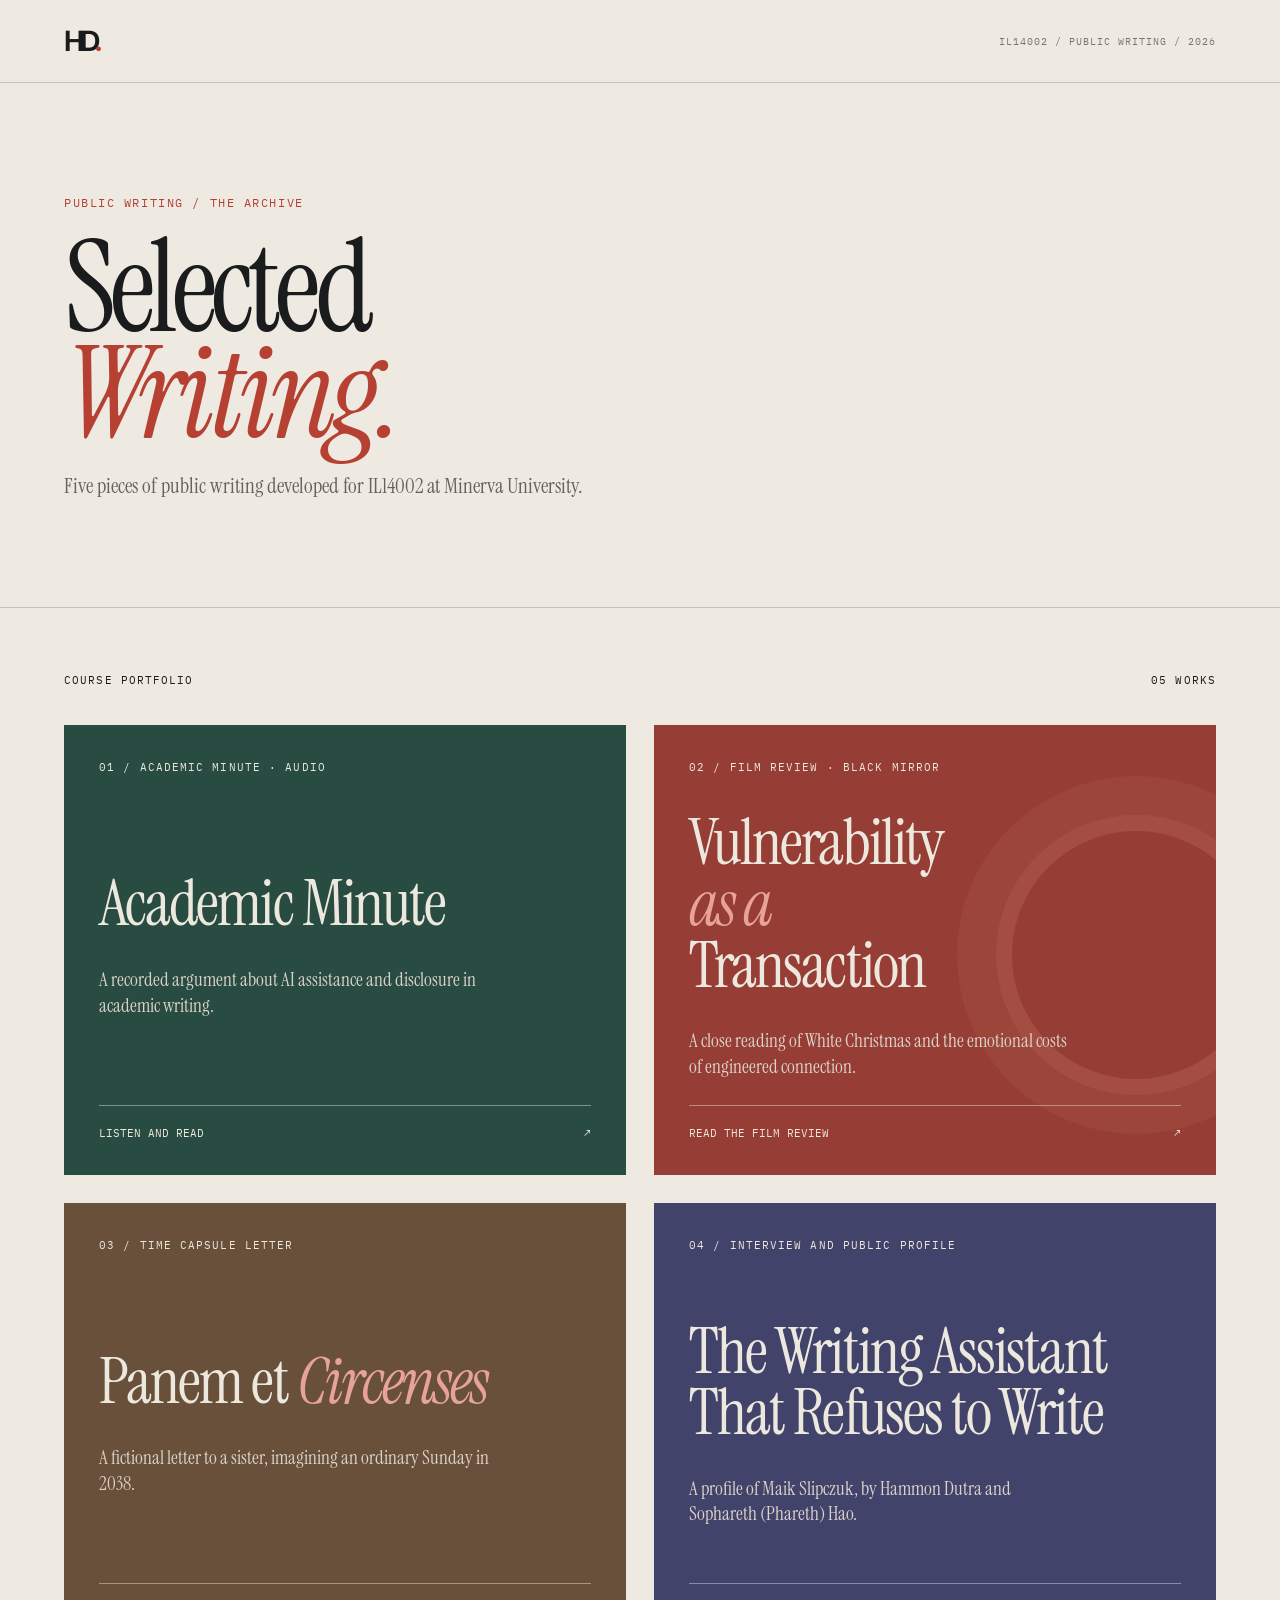
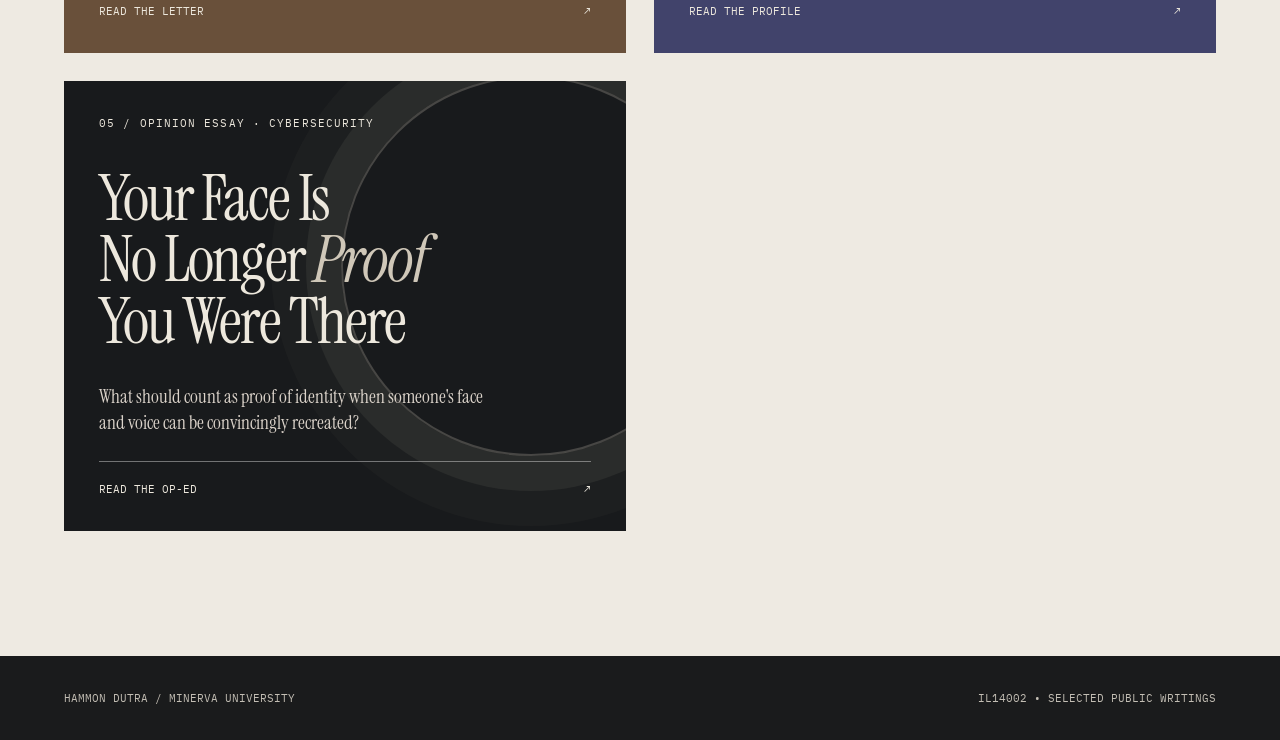
<file: index.html>
<!doctype html>
<html lang="en">
<head>
  <meta charset="utf-8">
  <meta name="viewport" content="width=device-width,initial-scale=1">
  <meta name="color-scheme" content="light">
  <meta name="theme-color" content="#eeeae2">
  <meta name="description" content="Public writing by Hammon Dutra, developed for IL14002 at Minerva University.">
  <title>Selected Writing — Hammon Dutra</title>
  <link rel="preconnect" href="https://fonts.googleapis.com">
  <link rel="preconnect" href="https://fonts.gstatic.com" crossorigin>
  <link href="https://fonts.googleapis.com/css2?family=DM+Sans:wght@400;500;600;700&family=IBM+Plex+Mono:wght@400;500;600&family=Instrument+Serif:ital@0;1&display=swap" rel="stylesheet">
  <style>
    :root{--paper:#eeeae2;--ink:#1a1b1c;--muted:#79766f;--red:#b64032;--line:#c9c3b6;--display:'Instrument Serif',Georgia,serif;--sans:'DM Sans',Arial,sans-serif;--mono:'IBM Plex Mono',Consolas,monospace}
    *{box-sizing:border-box}body{margin:0;background:var(--paper);color:var(--ink);font-family:var(--sans)}a{color:inherit;text-decoration:none}a:focus-visible{outline:3px solid var(--red);outline-offset:4px}.topbar{height:83px;padding:0 max(22px,5vw);display:flex;justify-content:space-between;align-items:center;border-bottom:1px solid var(--line)}.brand{font-size:29px;font-weight:700;letter-spacing:-.13em}.brand span{color:var(--red)}.topbar .caption{font:10px var(--mono);letter-spacing:.1em;color:#79766f}.hero{max-width:1420px;margin:auto;padding:100px max(22px,5vw) 85px;border-bottom:1px solid var(--line)}.eyebrow{font:12px var(--mono);color:var(--red);letter-spacing:.13em}.hero h1{font:normal clamp(76px,10vw,160px)/.83 var(--display);letter-spacing:-.045em;margin:25px 0}.hero h1 em{font-weight:400;color:var(--red)}.hero p:last-child{max-width:590px;font:21px/1.35 var(--display);color:#67615c}.work-grid{max-width:1420px;margin:auto;padding:65px max(22px,5vw) 125px;display:grid;grid-template-columns:1fr 1fr;gap:28px}.section-bar{grid-column:1/-1;display:flex;justify-content:space-between;font:11px var(--mono);letter-spacing:.1em;margin-bottom:10px}.work-card{min-height:575px;display:flex;flex-direction:column;justify-content:space-between;padding:35px;background:#181a1c;color:#ede8dd;position:relative;overflow:hidden;transition:transform .25s,box-shadow .25s}.work-card:hover{transform:translateY(-6px);box-shadow:0 18px 45px #0002}.card-two{background:#963d35}.card-label{font:11px var(--mono);letter-spacing:.1em;position:relative;z-index:2}.work-card h2{font:400 clamp(51px,5.5vw,80px)/.96 var(--display);letter-spacing:-.03em;position:relative;z-index:2;margin:32px 0}.work-card h2 em{color:#e7a399;font-weight:400}.card-one h2 em{color:#cfc7b8}.work-card p{max-width:390px;font:19px/1.35 var(--display);position:relative;z-index:2;color:#dbd3ca}.card-footer{position:relative;z-index:2;border-top:1px solid #ffffff63;padding-top:20px;display:flex;justify-content:space-between;font:11px var(--mono)}.circle-art{position:absolute;right:-95px;bottom:75px;width:380px;height:380px;border:2px solid #ede4d138;border-radius:50%;box-shadow:0 0 0 35px #ede4d110,0 0 0 70px #ede4d106}.card-two .circle-art{right:-60px;bottom:80px;width:280px;height:280px;border:16px solid #d28a7b35;box-shadow:0 0 0 39px #e0af9b11}.footer{background:var(--ink);color:#c3beb4;padding:35px max(22px,5vw);display:flex;justify-content:space-between;gap:15px;font:11px var(--mono)}@media(max-width:800px){.hero{padding-top:75px;padding-bottom:65px}.work-grid{grid-template-columns:1fr;padding-top:40px}.work-card{min-height:490px}.footer{flex-direction:column}.hero h1{font-size:clamp(78px,15vw,128px)}}
  .card-three{background:#284b42}.card-four{background:#69503a}.card-five{background:#41436b}.work-card{min-height:450px}.work-card h2{font-size:clamp(40px,5vw,68px);overflow-wrap:break-word}.card-three .circle-art,.card-four .circle-art,.card-five .circle-art{display:none}@media(max-width:480px){.work-card{min-height:360px;padding:25px}.hero h1{font-size:clamp(60px,15vw,100px)}}@media(prefers-reduced-motion:reduce){.work-card{transition:none}}</style>
</head>
<body>
  <header class="topbar"><a class="brand" href="./" aria-label="Hammon Dutra selected writing">HD<span>.</span></a><span class="caption">IL14002 / PUBLIC WRITING / 2026</span></header>
  <main>
    <section class="hero"><p class="eyebrow">PUBLIC WRITING / THE ARCHIVE</p><h1>Selected<br><em>Writing.</em></h1><p>Five pieces of public writing developed for IL14002 at Minerva University.</p></section>
    <section class="work-grid" aria-label="Published writing"><div class="section-bar"><span>COURSE PORTFOLIO</span><span>05 WORKS</span></div>
            <a class="work-card card-three" href="writings/academic-minute/"><span class="card-label">01 / ACADEMIC MINUTE · AUDIO</span><div><h2>Academic Minute</h2><p>A recorded argument about AI assistance and disclosure in academic writing.</p></div><div class="card-footer"><span>LISTEN AND READ</span><span aria-hidden="true">↗</span></div><div class="circle-art" aria-hidden="true"></div></a>
      <a class="work-card card-two" href="writings/film-review/"><span class="card-label">02 / FILM REVIEW · BLACK MIRROR</span><div><h2>Vulnerability<br><em>as a</em><br>Transaction</h2><p>A close reading of White Christmas and the emotional costs of engineered connection.</p></div><div class="card-footer"><span>READ THE FILM REVIEW</span><span aria-hidden="true">↗</span></div><div class="circle-art" aria-hidden="true"></div></a>
      <a class="work-card card-four" href="writings/time-capsule/"><span class="card-label">03 / TIME CAPSULE LETTER</span><div><h2>Panem et <em>Circenses</em></h2><p>A fictional letter to a sister, imagining an ordinary Sunday in 2038.</p></div><div class="card-footer"><span>READ THE LETTER</span><span aria-hidden="true">↗</span></div><div class="circle-art" aria-hidden="true"></div></a>
      <a class="work-card card-five" href="writings/author-profile/"><span class="card-label">04 / INTERVIEW AND PUBLIC PROFILE</span><div><h2>The Writing Assistant That Refuses to Write</h2><p>A profile of Maik Slipczuk, by Hammon Dutra and Sophareth (Phareth) Hao.</p></div><div class="card-footer"><span>READ THE PROFILE</span><span aria-hidden="true">↗</span></div><div class="circle-art" aria-hidden="true"></div></a>
      <a class="work-card card-one" href="writings/op-ed/"><span class="card-label">05 / OPINION ESSAY · CYBERSECURITY</span><div><h2>Your Face Is<br>No Longer <em>Proof</em><br>You Were There</h2><p>What should count as proof of identity when someone&#x27;s face and voice can be convincingly recreated?</p></div><div class="card-footer"><span>READ THE OP-ED</span><span aria-hidden="true">↗</span></div><div class="circle-art" aria-hidden="true"></div></a>
    </section>
  </main>
  <footer class="footer"><span>HAMMON DUTRA / MINERVA UNIVERSITY</span><span>IL14002 • SELECTED PUBLIC WRITINGS</span></footer>
</body>
</html>
</file>
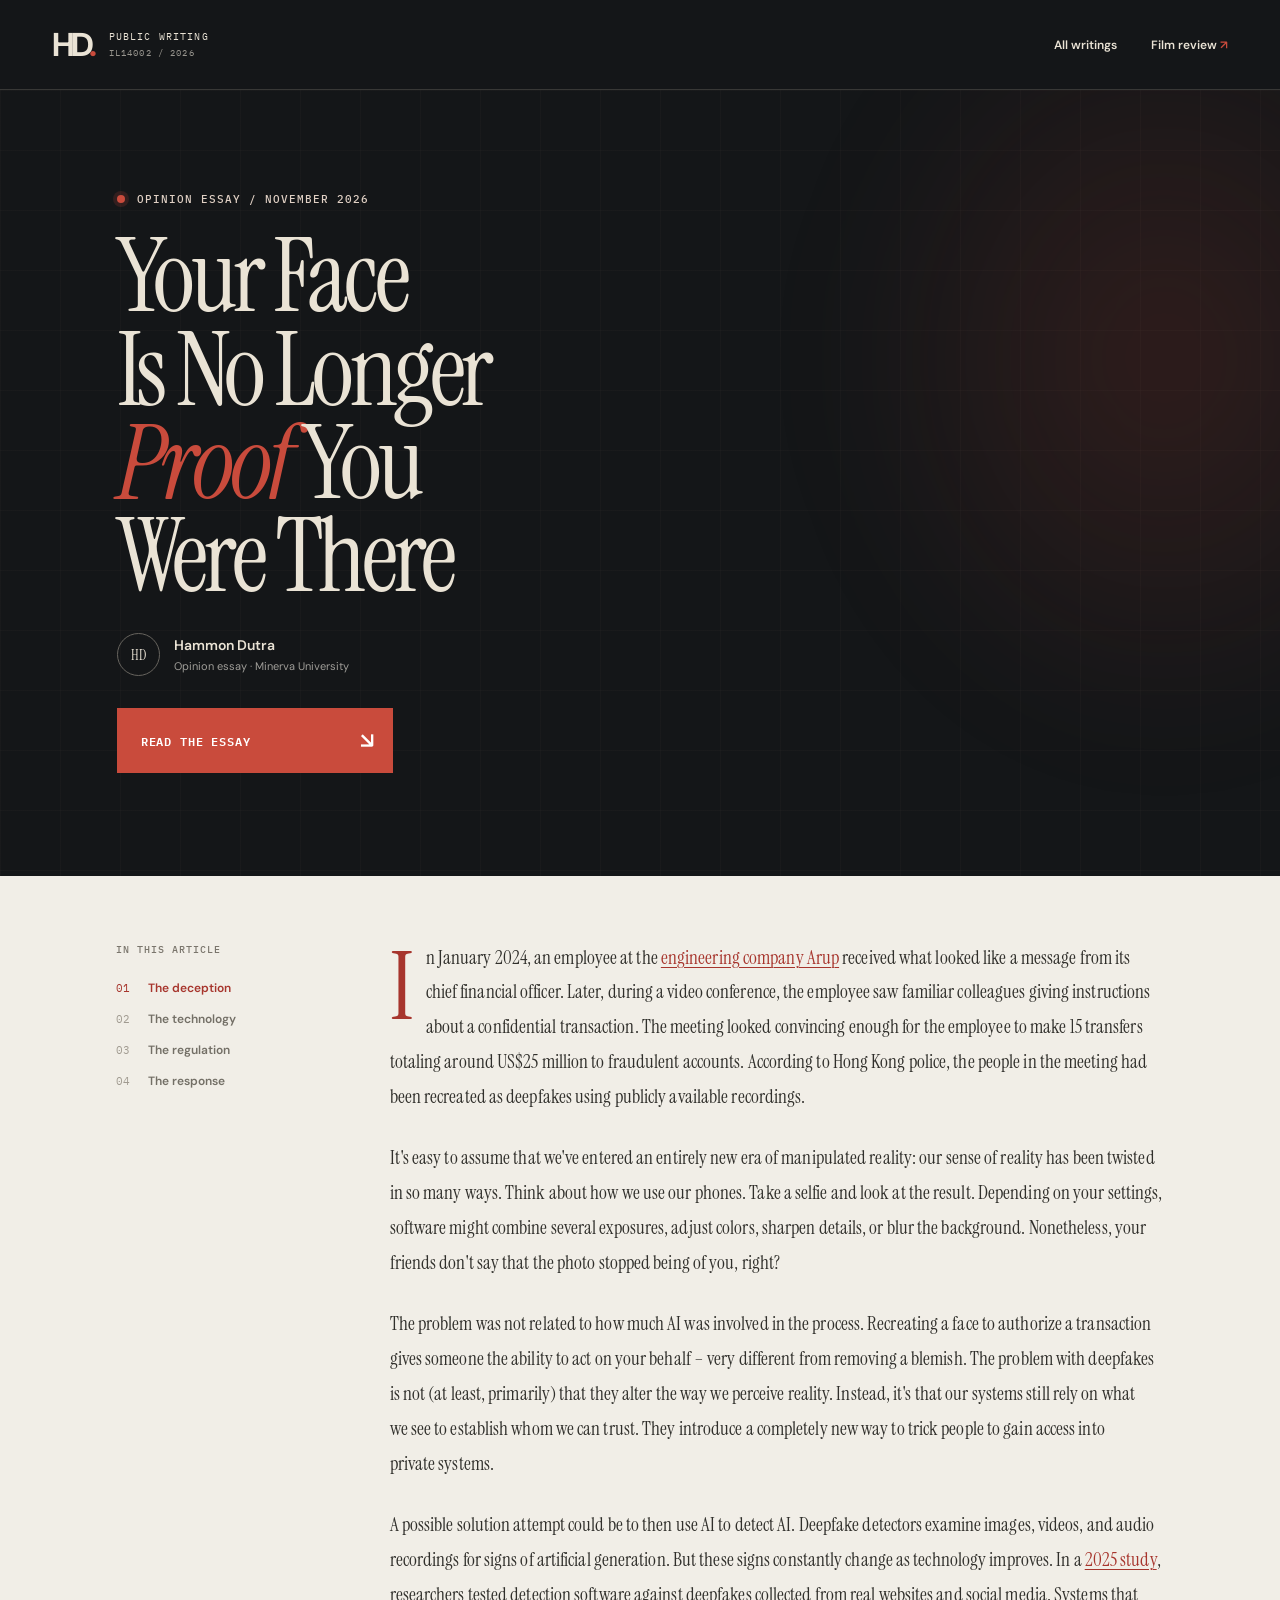
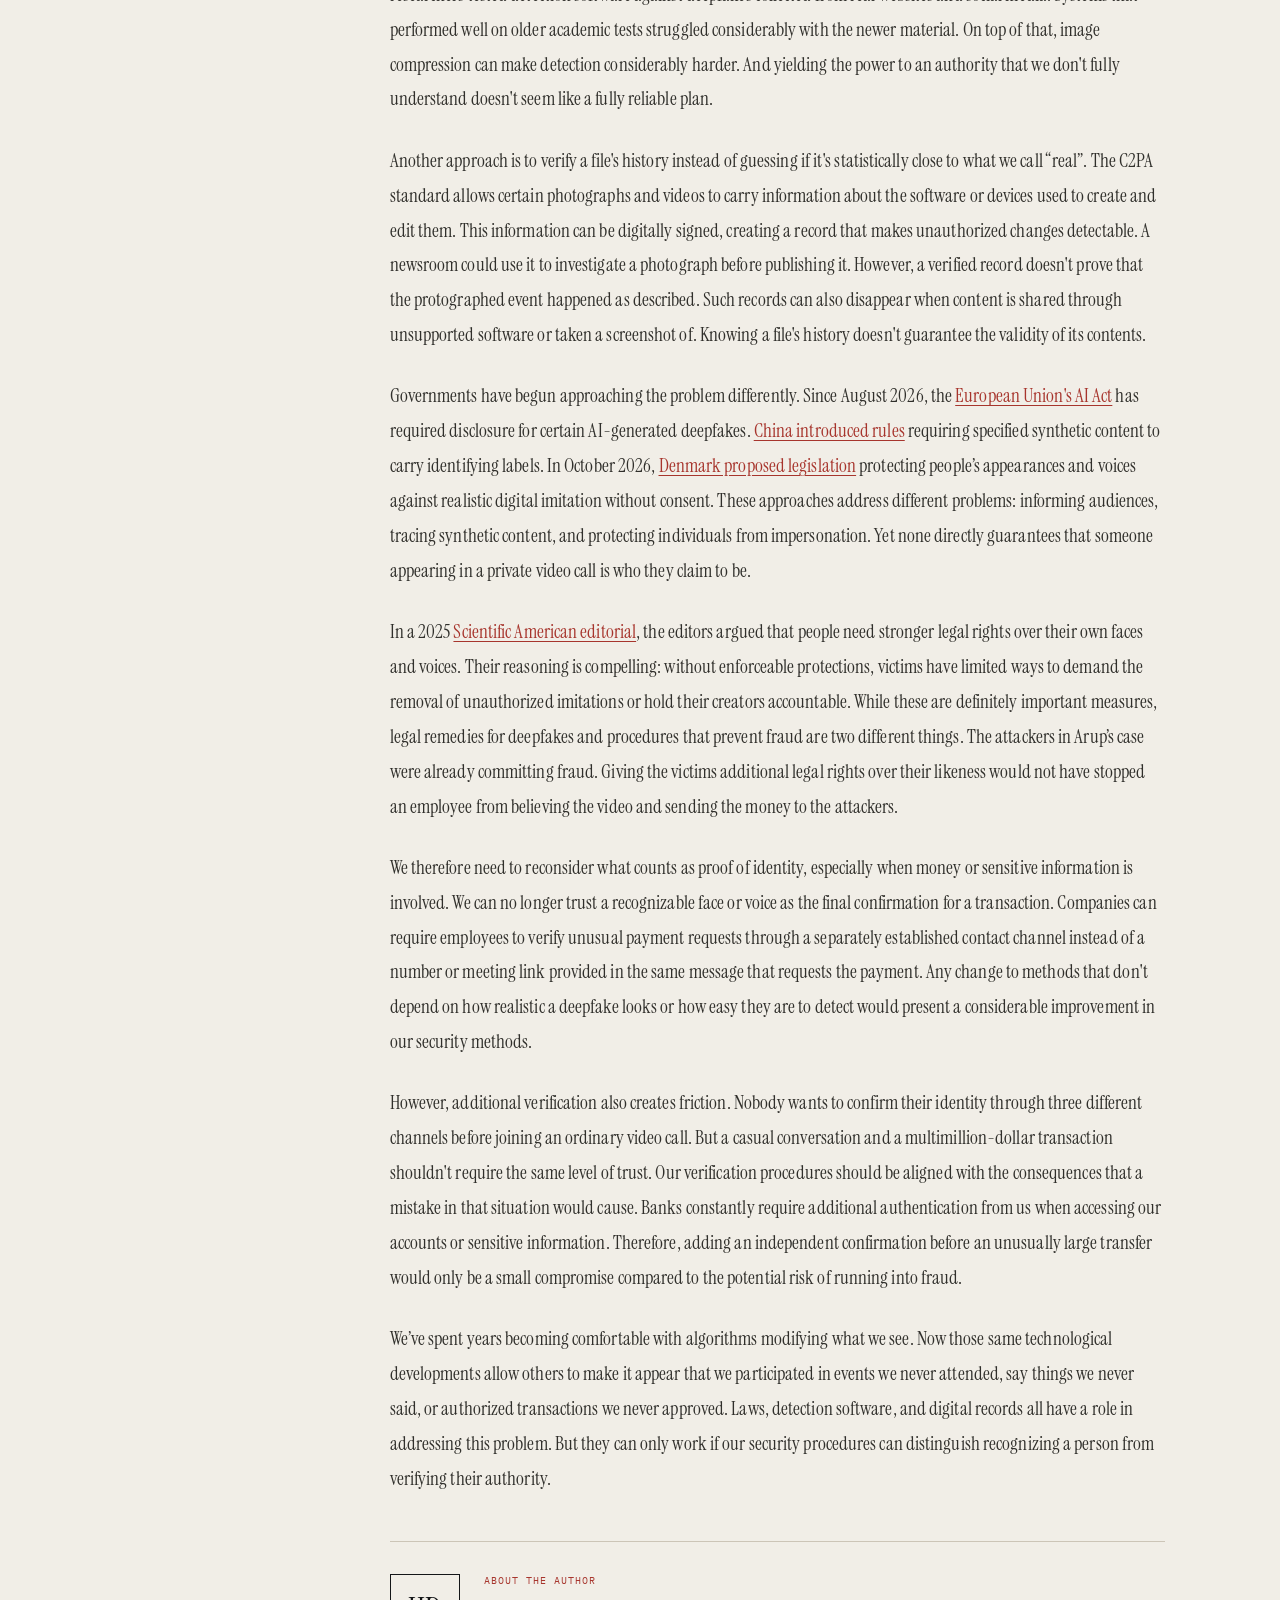
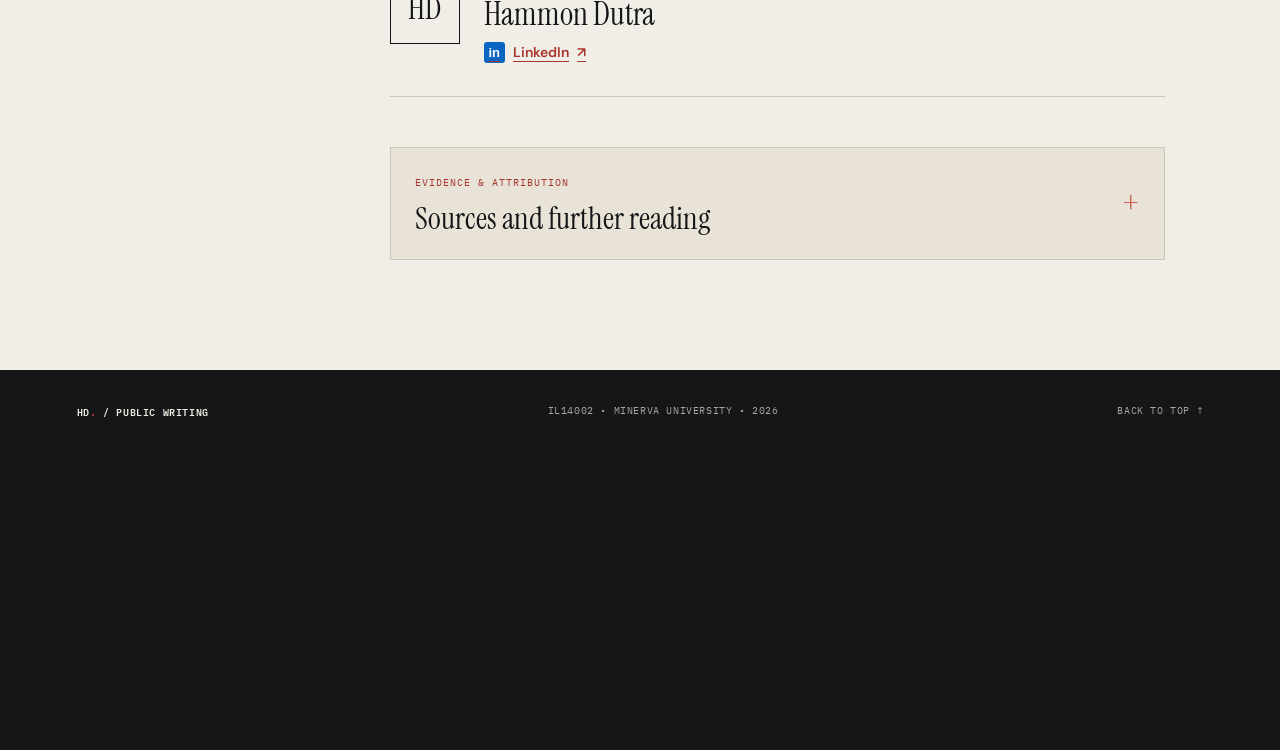
<file: op-ed/index.html>
<!doctype html>
<html lang="en"><head><meta charset="utf-8"><meta name="viewport" content="width=device-width,initial-scale=1">
<title>Your Face Is No Longer Proof You Were There</title><meta http-equiv="refresh" content="0;url=../writings/op-ed/">
<link rel="canonical" href="../writings/op-ed/"></head><body><p>Read the <a href="../writings/op-ed/">op-ed</a>.</p></body></html>
</file>
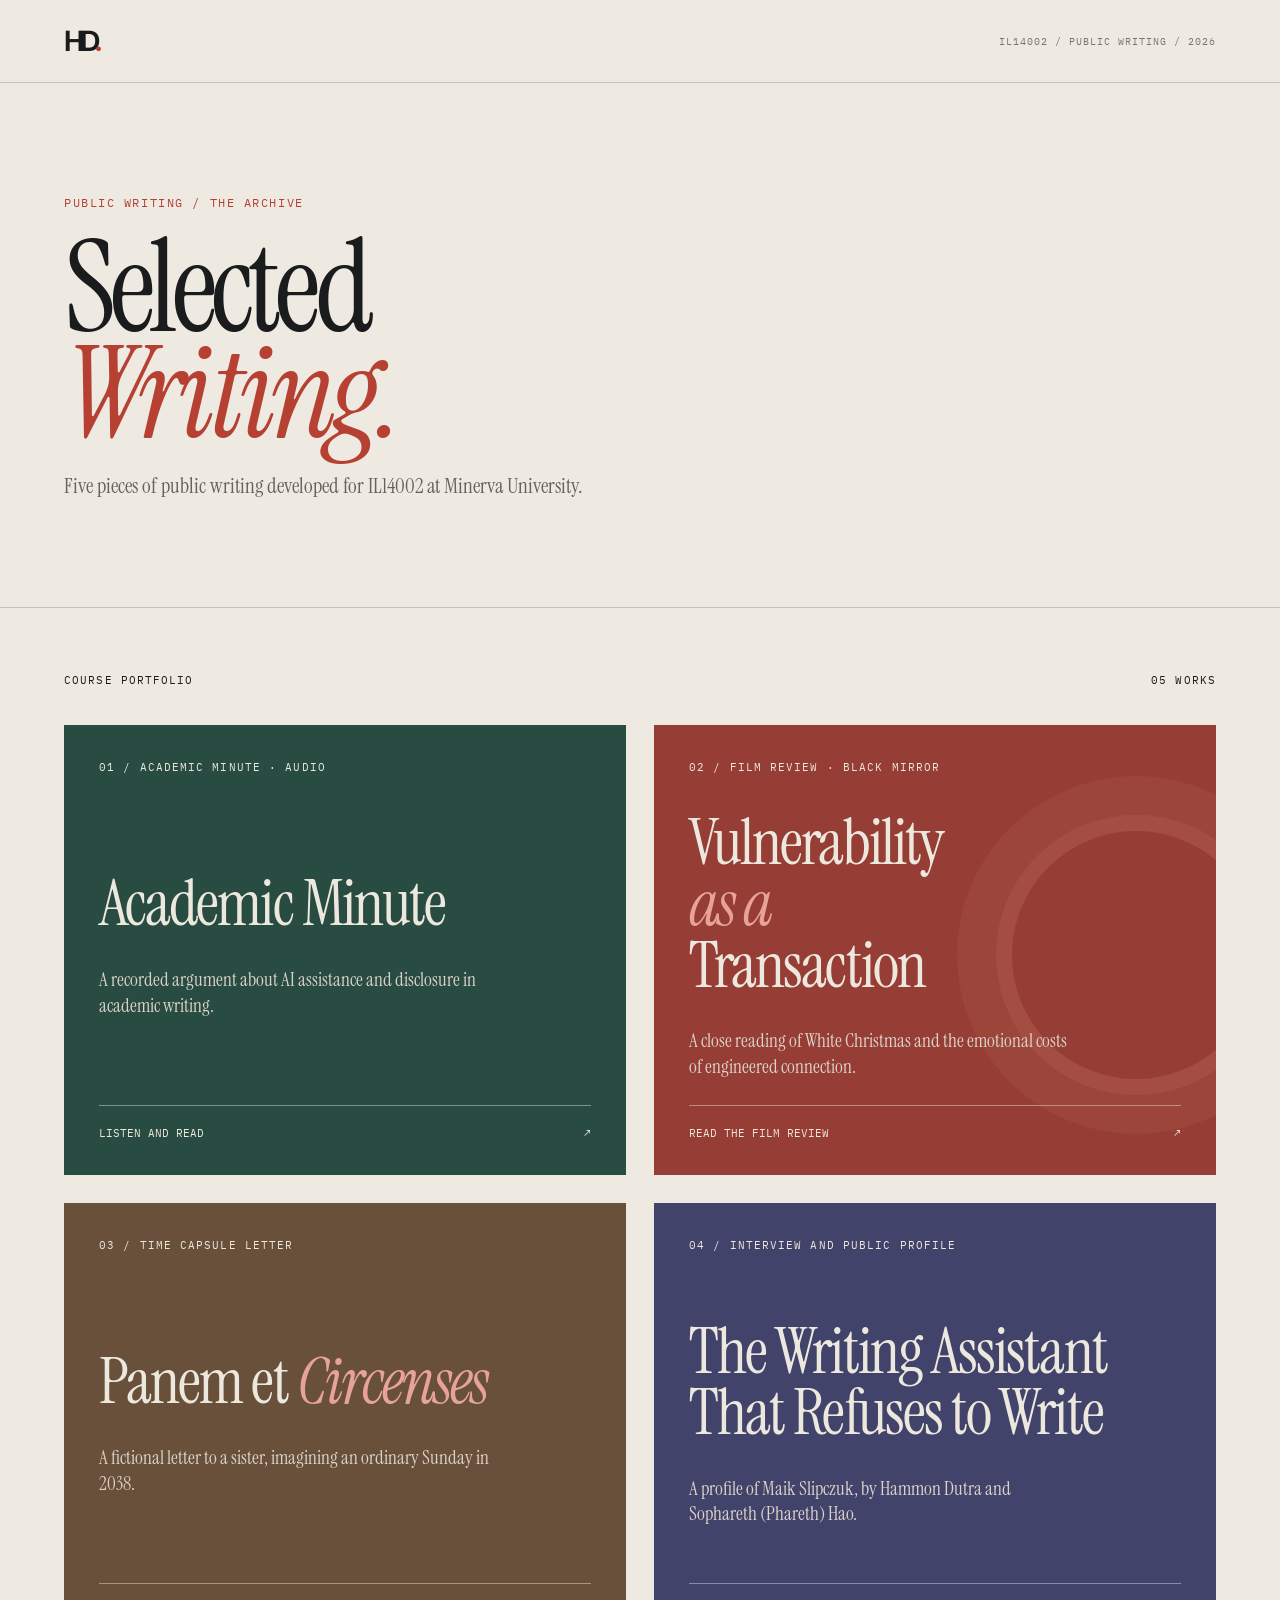
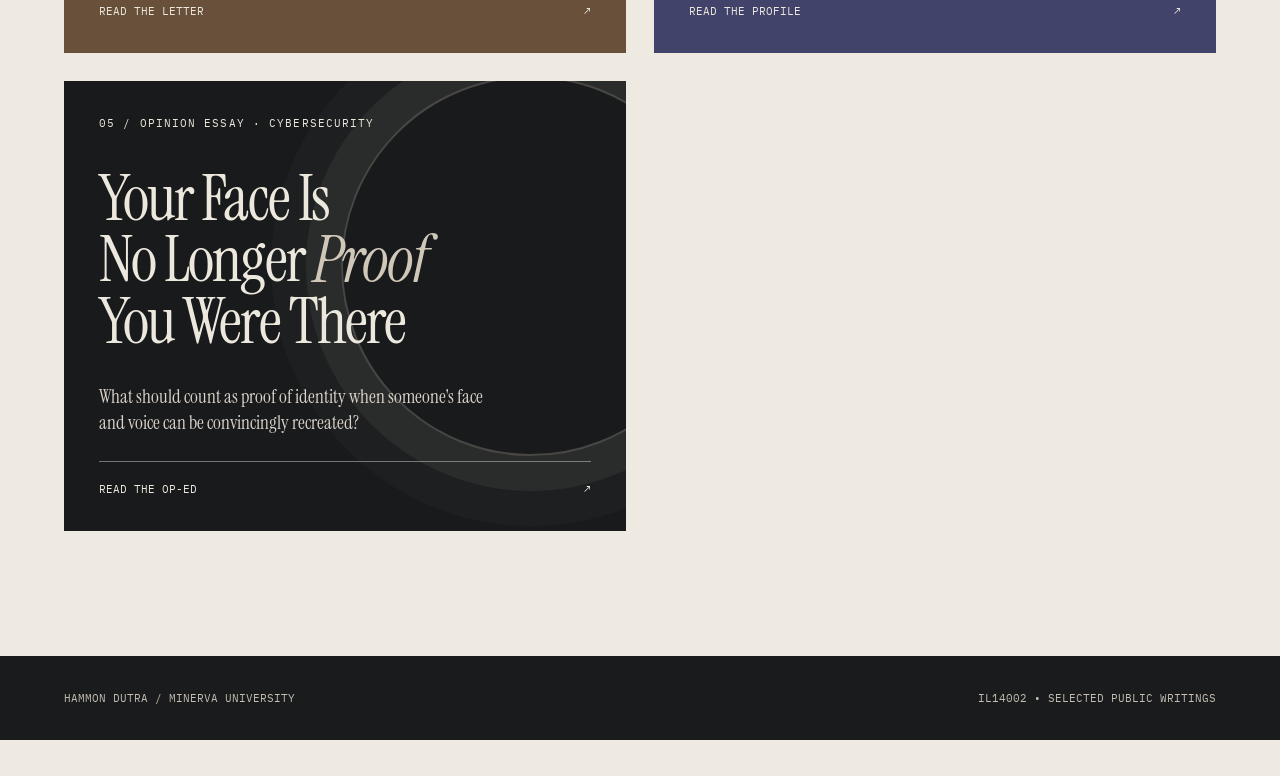
<file: writings/index.html>
<!doctype html>
<html lang="en"><head><meta charset="utf-8"><meta name="viewport" content="width=device-width,initial-scale=1">
<title>Selected Writing — Hammon Dutra</title><meta http-equiv="refresh" content="0;url=../">
<link rel="canonical" href="../"></head><body><p>Visit <a href="../">Selected Writing</a>.</p></body></html>
</file>
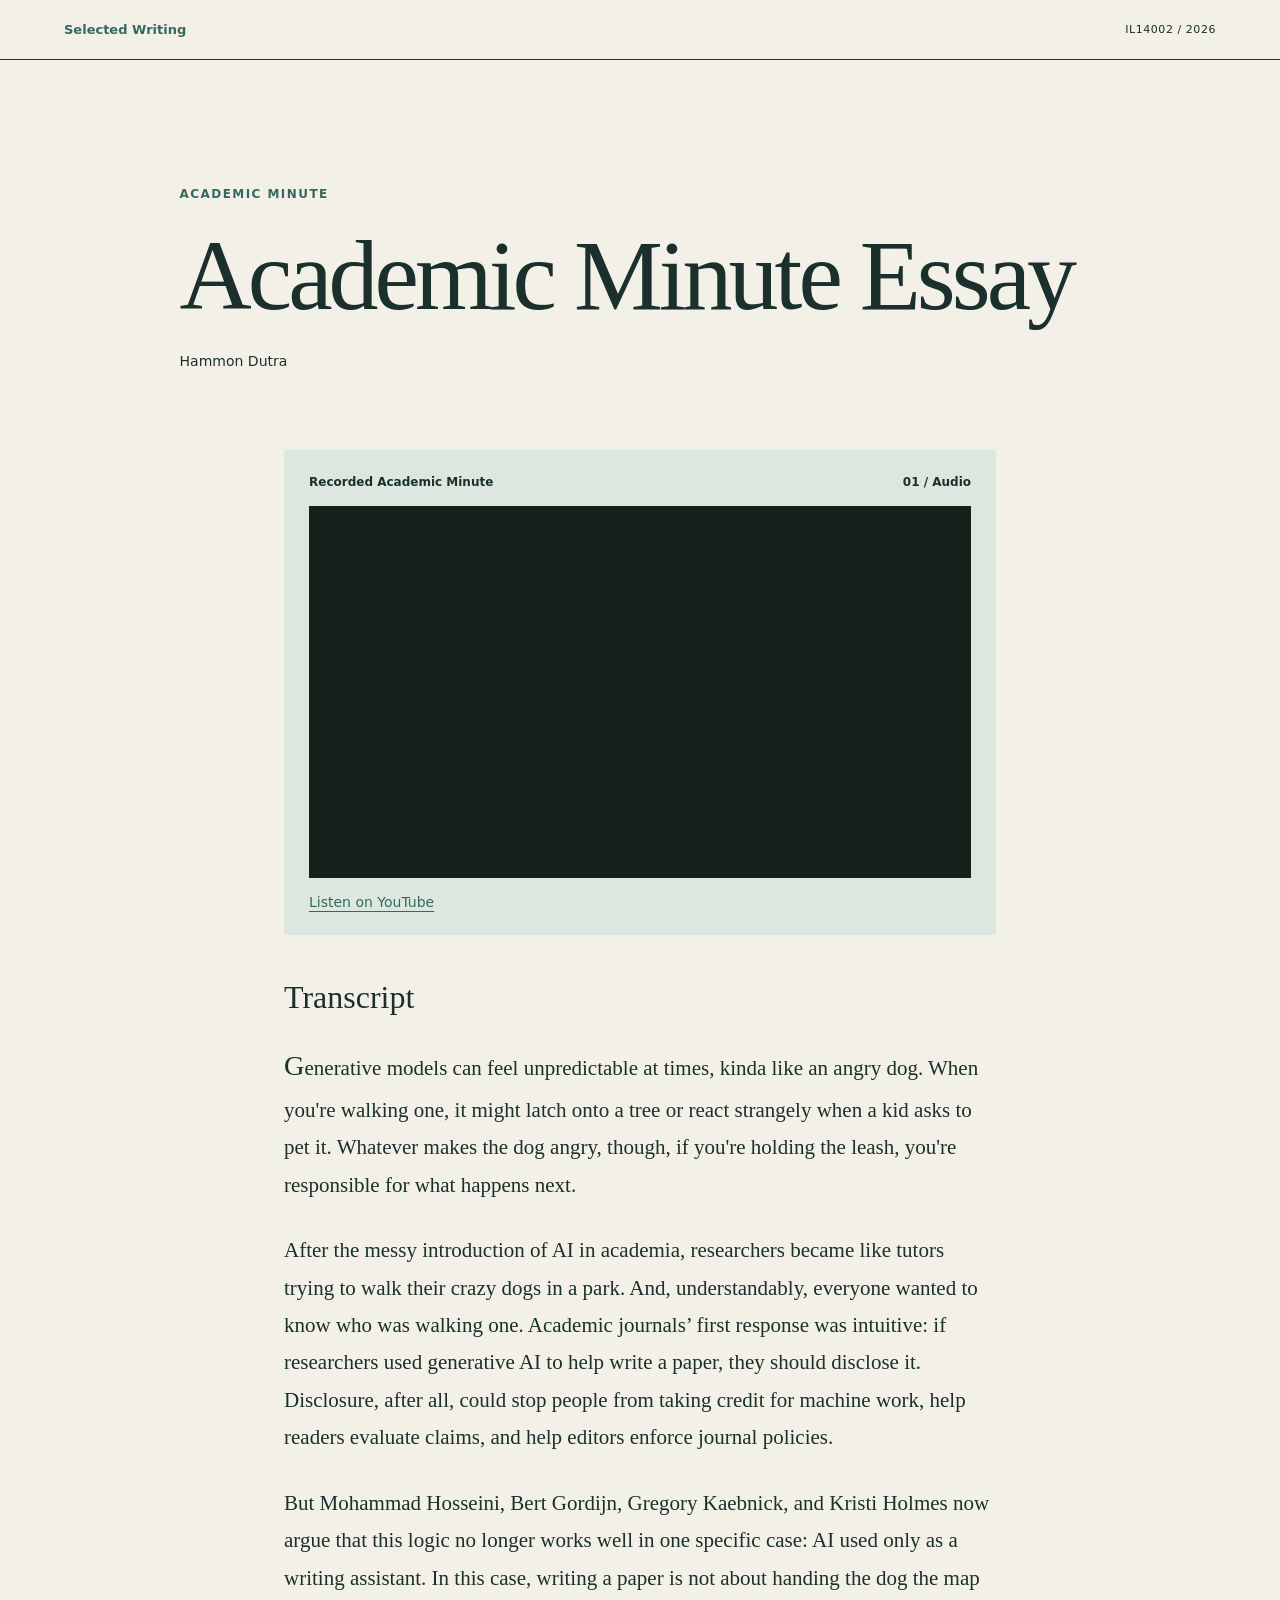
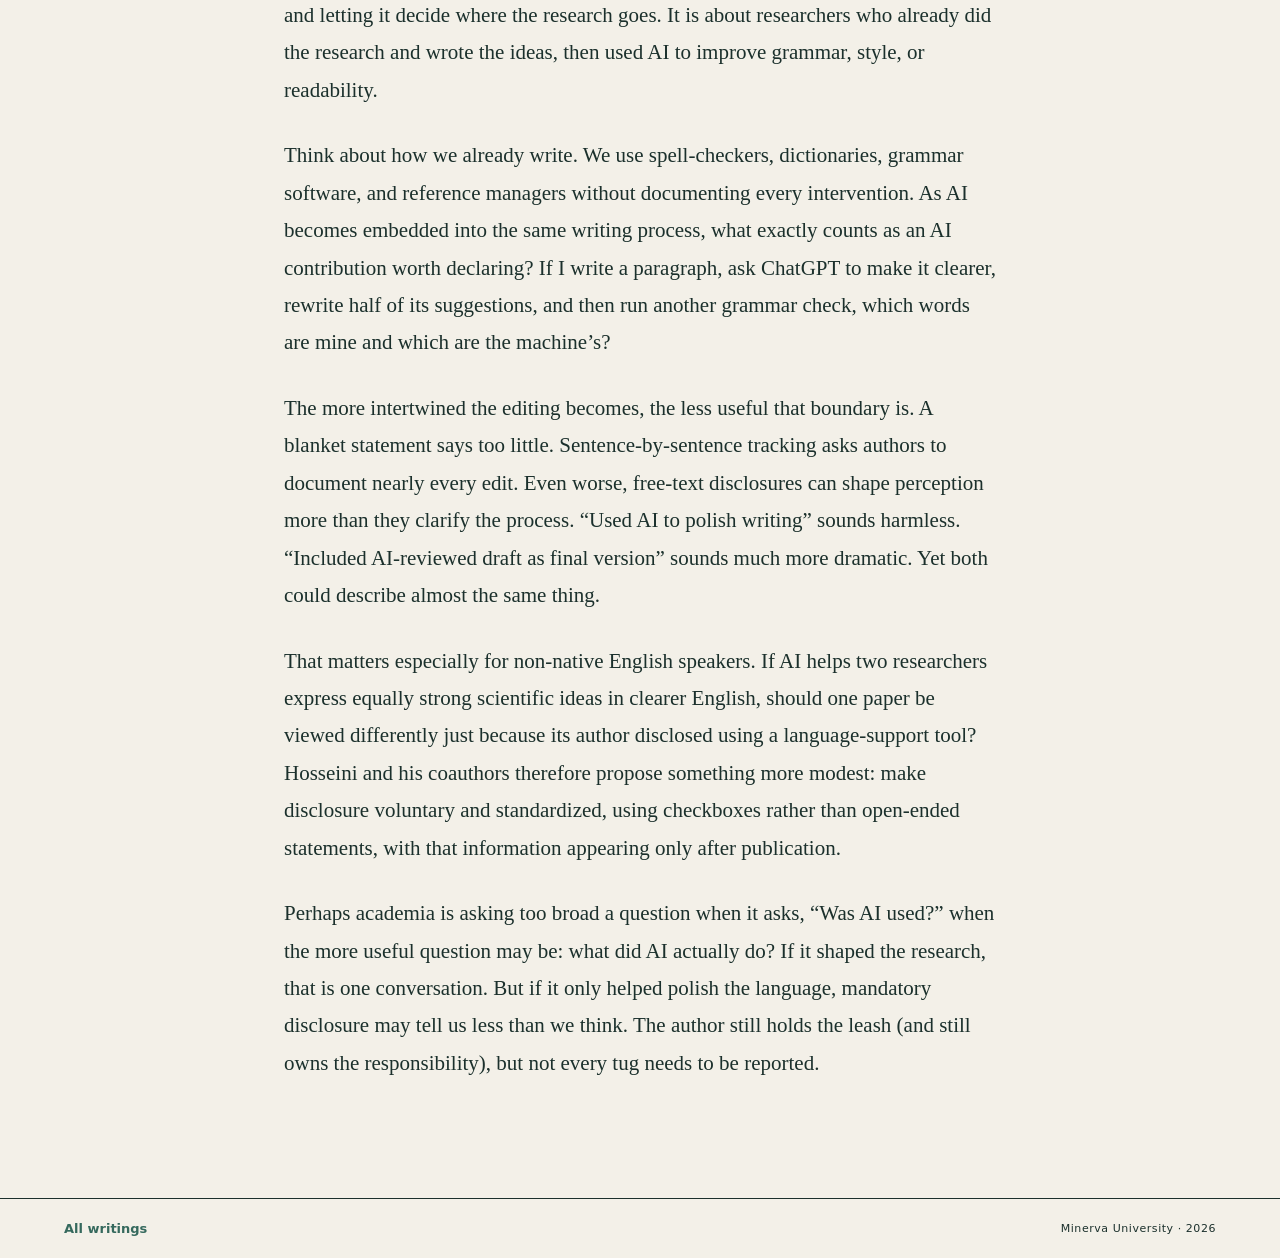
<file: writings/academic-minute/index.html>
<!doctype html>
<html lang="en"><head><meta charset="utf-8"><meta name="viewport" content="width=device-width,initial-scale=1"><title>Academic Minute Essay — Hammon Dutra</title><meta name="description" content="Academic Minute for IL14002, Minerva University."><link rel="stylesheet" href="../publication.css"><style>:root{--background:#f3f0e8;--ink:#1b302c;--accent:#35695d;--panel:#dce8df;--reading:Georgia,serif}</style></head>
<body class="academic-minute"><header class="site-header"><a href="../../">Selected Writing</a><span>IL14002 / 2026</span></header><main><header class="masthead"><p class="category">Academic Minute</p><h1>Academic Minute Essay</h1><p class="byline">Hammon Dutra</p></header><article id="essay"><section class="audio" aria-label="Recording"><div class="audio-head"><span>Recorded Academic Minute</span><span>01 / Audio</span></div><iframe src="https://www.youtube-nocookie.com/embed/AoS5kuewdhs" title="Academic Minute recording by Hammon Dutra" loading="lazy" allow="accelerometer; autoplay; encrypted-media; gyroscope; picture-in-picture; web-share" allowfullscreen></iframe><p><a href="https://youtu.be/AoS5kuewdhs">Listen on YouTube</a></p></section><h2 class="section-title">Transcript</h2><div class="article-prose"><p>Generative models can feel unpredictable at times, kinda like an angry dog. When you&#x27;re walking one, it might latch onto a tree or react strangely when a kid asks to pet it. Whatever makes the dog angry, though, if you&#x27;re holding the leash, you&#x27;re responsible for what happens next.</p>
<p>After the messy introduction of AI in academia, researchers became like tutors trying to walk their crazy dogs in a park. And, understandably, everyone wanted to know who was walking one. Academic journals’ first response was intuitive: if researchers used generative AI to help write a paper, they should disclose it. Disclosure, after all, could stop people from taking credit for machine work, help readers evaluate claims, and help editors enforce journal policies.</p>
<p>But Mohammad Hosseini, Bert Gordijn, Gregory Kaebnick, and Kristi Holmes now argue that this logic no longer works well in one specific case: AI used only as a writing assistant. In this case, writing a paper is not about handing the dog the map and letting it decide where the research goes. It is about researchers who already did the research and wrote the ideas, then used AI to improve grammar, style, or readability.</p>
<p>Think about how we already write. We use spell-checkers, dictionaries, grammar software, and reference managers without documenting every intervention. As AI becomes embedded into the same writing process, what exactly counts as an AI contribution worth declaring? If I write a paragraph, ask ChatGPT to make it clearer, rewrite half of its suggestions, and then run another grammar check, which words are mine and which are the machine’s?</p>
<p>The more intertwined the editing becomes, the less useful that boundary is. A blanket statement says too little. Sentence-by-sentence tracking asks authors to document nearly every edit. Even worse, free-text disclosures can shape perception more than they clarify the process. “Used AI to polish writing” sounds harmless. “Included AI-reviewed draft as final version” sounds much more dramatic. Yet both could describe almost the same thing.</p>
<p>That matters especially for non-native English speakers. If AI helps two researchers express equally strong scientific ideas in clearer English, should one paper be viewed differently just because its author disclosed using a language-support tool? Hosseini and his coauthors therefore propose something more modest: make disclosure voluntary and standardized, using checkboxes rather than open-ended statements, with that information appearing only after publication.</p>
<p>Perhaps academia is asking too broad a question when it asks, “Was AI used?” when the more useful question may be: what did AI actually do? If it shaped the research, that is one conversation. But if it only helped polish the language, mandatory disclosure may tell us less than we think. The author still holds the leash (and still owns the responsibility), but not every tug needs to be reported.</p></div></article></main><footer><a href="../../">All writings</a><span>Minerva University · 2026</span></footer></body></html>
</file>
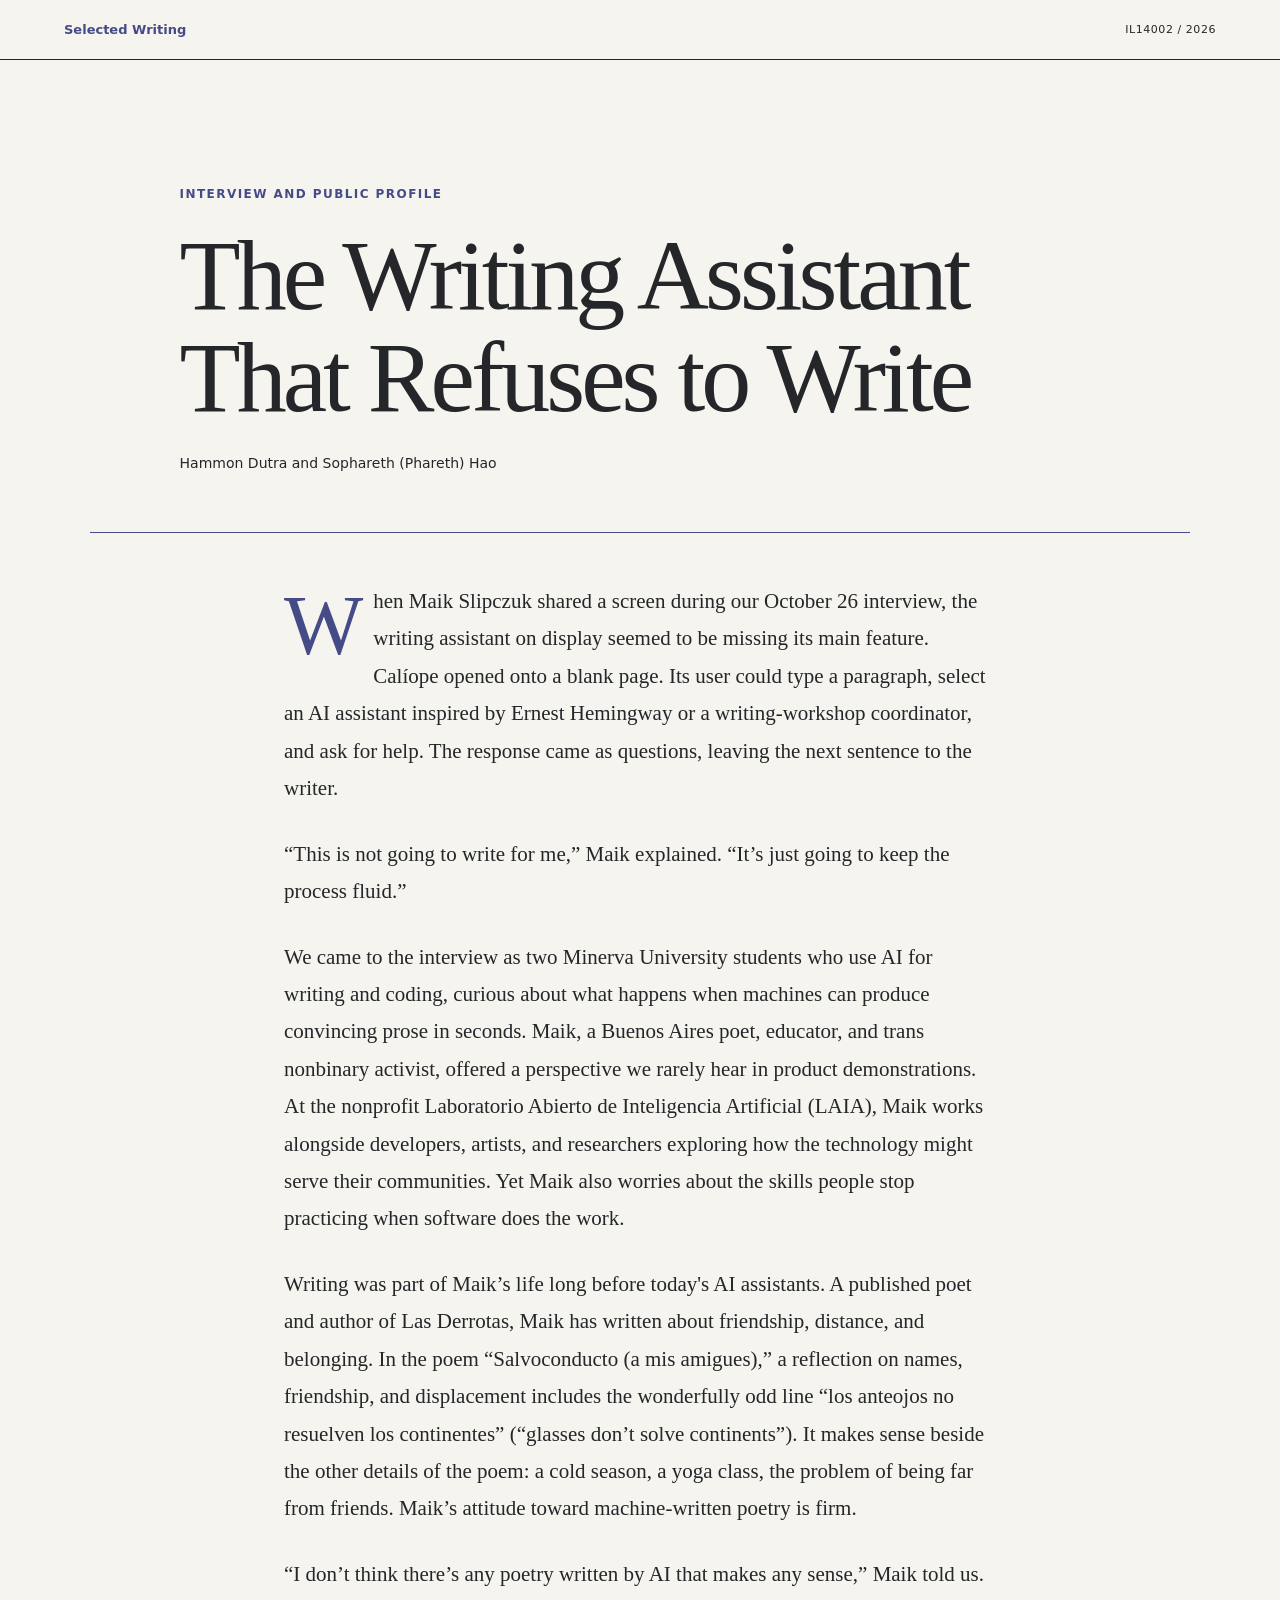
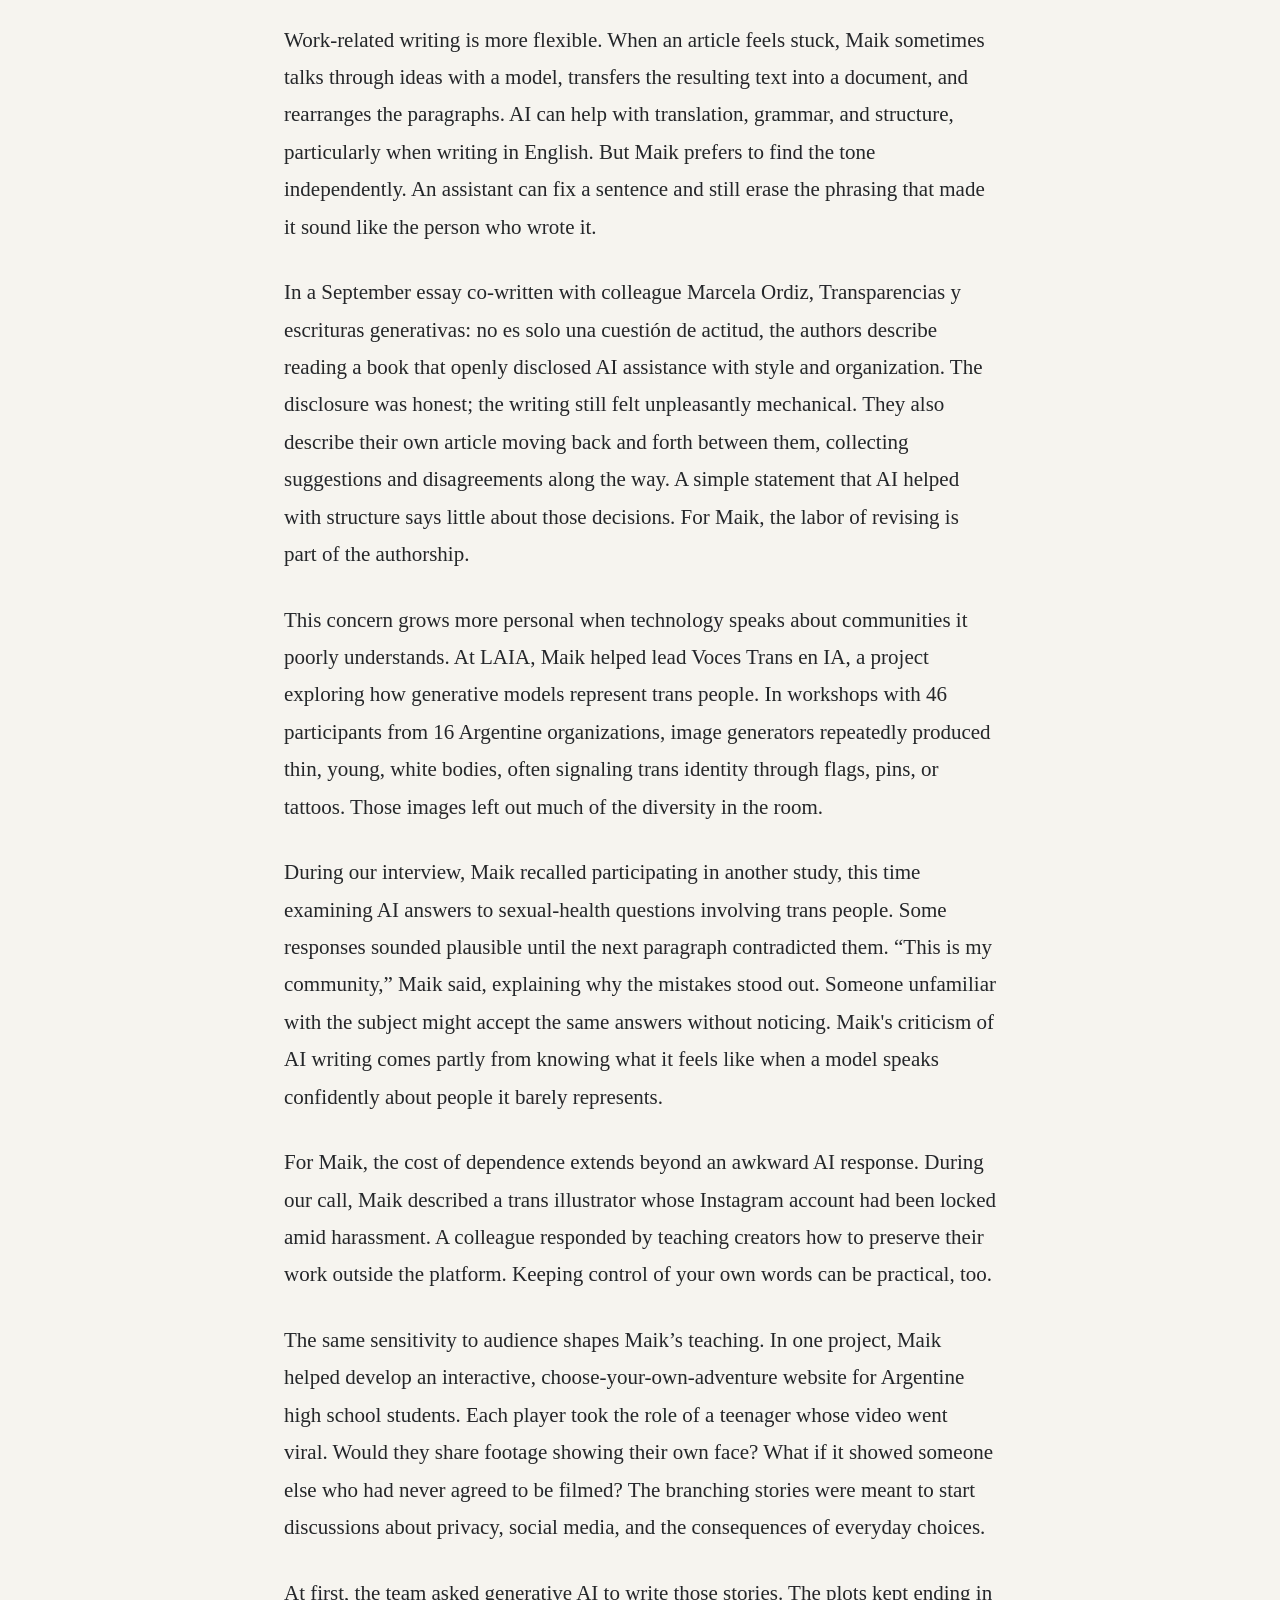
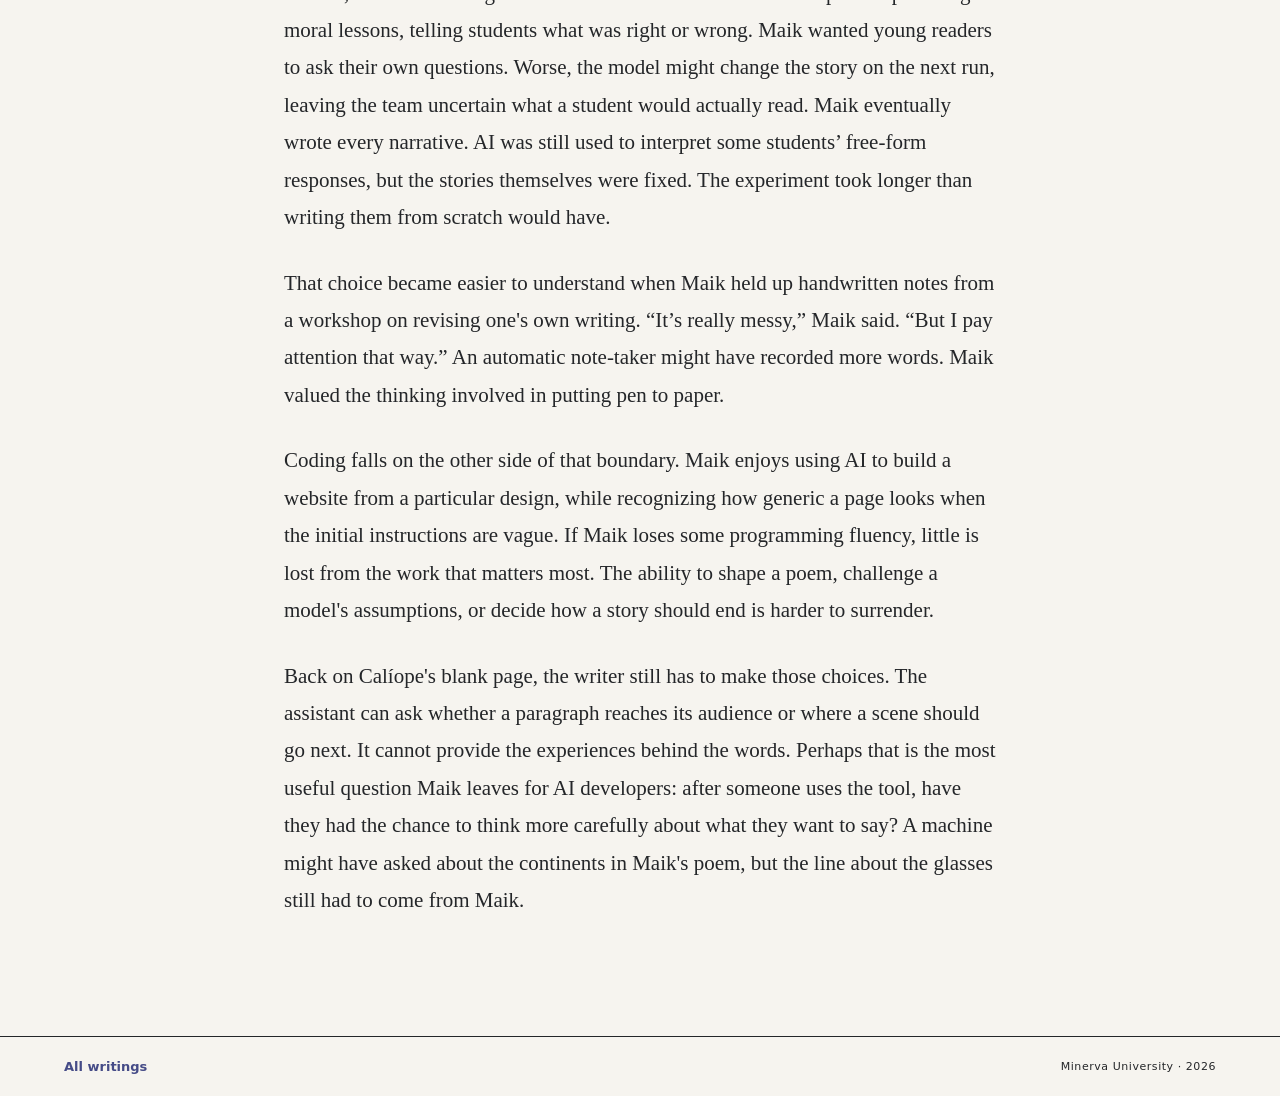
<file: writings/author-profile/index.html>
<!doctype html>
<html lang="en"><head><meta charset="utf-8"><meta name="viewport" content="width=device-width,initial-scale=1"><title>The Writing Assistant That Refuses to Write — Hammon Dutra and Sophareth (Phareth) Hao</title><meta name="description" content="Interview and Public Profile for IL14002, Minerva University."><link rel="stylesheet" href="../publication.css"><style>:root{--background:#f6f4ef;--ink:#242629;--accent:#454b87;--panel:#e7e5ef;--reading:Georgia,serif}</style></head>
<body class="author-profile"><header class="site-header"><a href="../../">Selected Writing</a><span>IL14002 / 2026</span></header><main><header class="masthead"><p class="category">Interview and Public Profile</p><h1>The Writing Assistant That Refuses to Write</h1><p class="byline">Hammon Dutra and Sophareth (Phareth) Hao</p></header><article id="essay"><div class="article-prose"><p>When Maik Slipczuk shared a screen during our October 26 interview, the writing assistant on display seemed to be missing its main feature. Calíope opened onto a blank page. Its user could type a paragraph, select an AI assistant inspired by Ernest Hemingway or a writing-workshop coordinator, and ask for help. The response came as questions, leaving the next sentence to the writer.</p>
<p>“This is not going to write for me,” Maik explained. “It’s just going to keep the process fluid.”</p>
<p>We came to the interview as two Minerva University students who use AI for writing and coding, curious about what happens when machines can produce convincing prose in seconds. Maik, a Buenos Aires poet, educator, and trans nonbinary activist, offered a perspective we rarely hear in product demonstrations. At the nonprofit Laboratorio Abierto de Inteligencia Artificial (LAIA), Maik works alongside developers, artists, and researchers exploring how the technology might serve their communities. Yet Maik also worries about the skills people stop practicing when software does the work.</p>
<p>Writing was part of Maik’s life long before today&#x27;s AI assistants. A published poet and author of Las Derrotas, Maik has written about friendship, distance, and belonging. In the poem “Salvoconducto (a mis amigues),” a reflection on names, friendship, and displacement includes the wonderfully odd line “los anteojos no resuelven los continentes” (“glasses don’t solve continents”). It makes sense beside the other details of the poem: a cold season, a yoga class, the problem of being far from friends. Maik’s attitude toward machine-written poetry is firm.</p>
<p>“I don’t think there’s any poetry written by AI that makes any sense,” Maik told us.</p>
<p>Work-related writing is more flexible. When an article feels stuck, Maik sometimes talks through ideas with a model, transfers the resulting text into a document, and rearranges the paragraphs. AI can help with translation, grammar, and structure, particularly when writing in English. But Maik prefers to find the tone independently. An assistant can fix a sentence and still erase the phrasing that made it sound like the person who wrote it.</p>
<p>In a September essay co-written with colleague Marcela Ordiz, Transparencias y escrituras generativas: no es solo una cuestión de actitud, the authors describe reading a book that openly disclosed AI assistance with style and organization. The disclosure was honest; the writing still felt unpleasantly mechanical. They also describe their own article moving back and forth between them, collecting suggestions and disagreements along the way. A simple statement that AI helped with structure says little about those decisions. For Maik, the labor of revising is part of the authorship.</p>
<p>This concern grows more personal when technology speaks about communities it poorly understands. At LAIA, Maik helped lead Voces Trans en IA, a project exploring how generative models represent trans people. In workshops with 46 participants from 16 Argentine organizations, image generators repeatedly produced thin, young, white bodies, often signaling trans identity through flags, pins, or tattoos. Those images left out much of the diversity in the room.</p>
<p>During our interview, Maik recalled participating in another study, this time examining AI answers to sexual-health questions involving trans people. Some responses sounded plausible until the next paragraph contradicted them. “This is my community,” Maik said, explaining why the mistakes stood out. Someone unfamiliar with the subject might accept the same answers without noticing. Maik&#x27;s criticism of AI writing comes partly from knowing what it feels like when a model speaks confidently about people it barely represents.</p>
<p>For Maik, the cost of dependence extends beyond an awkward AI response. During our call, Maik described a trans illustrator whose Instagram account had been locked amid harassment. A colleague responded by teaching creators how to preserve their work outside the platform. Keeping control of your own words can be practical, too.</p>
<p>The same sensitivity to audience shapes Maik’s teaching. In one project, Maik helped develop an interactive, choose-your-own-adventure website for Argentine high school students. Each player took the role of a teenager whose video went viral. Would they share footage showing their own face? What if it showed someone else who had never agreed to be filmed? The branching stories were meant to start discussions about privacy, social media, and the consequences of everyday choices.</p>
<p>At first, the team asked generative AI to write those stories. The plots kept ending in moral lessons, telling students what was right or wrong. Maik wanted young readers to ask their own questions. Worse, the model might change the story on the next run, leaving the team uncertain what a student would actually read. Maik eventually wrote every narrative. AI was still used to interpret some students’ free-form responses, but the stories themselves were fixed. The experiment took longer than writing them from scratch would have.</p>
<p>That choice became easier to understand when Maik held up handwritten notes from a workshop on revising one&#x27;s own writing. “It’s really messy,” Maik said. “But I pay attention that way.” An automatic note-taker might have recorded more words. Maik valued the thinking involved in putting pen to paper.</p>
<p>Coding falls on the other side of that boundary. Maik enjoys using AI to build a website from a particular design, while recognizing how generic a page looks when the initial instructions are vague. If Maik loses some programming fluency, little is lost from the work that matters most. The ability to shape a poem, challenge a model&#x27;s assumptions, or decide how a story should end is harder to surrender.</p>
<p>Back on Calíope&#x27;s blank page, the writer still has to make those choices. The assistant can ask whether a paragraph reaches its audience or where a scene should go next. It cannot provide the experiences behind the words. Perhaps that is the most useful question Maik leaves for AI developers: after someone uses the tool, have they had the chance to think more carefully about what they want to say? A machine might have asked about the continents in Maik&#x27;s poem, but the line about the glasses still had to come from Maik.</p></div></article></main><footer><a href="../../">All writings</a><span>Minerva University · 2026</span></footer></body></html>
</file>
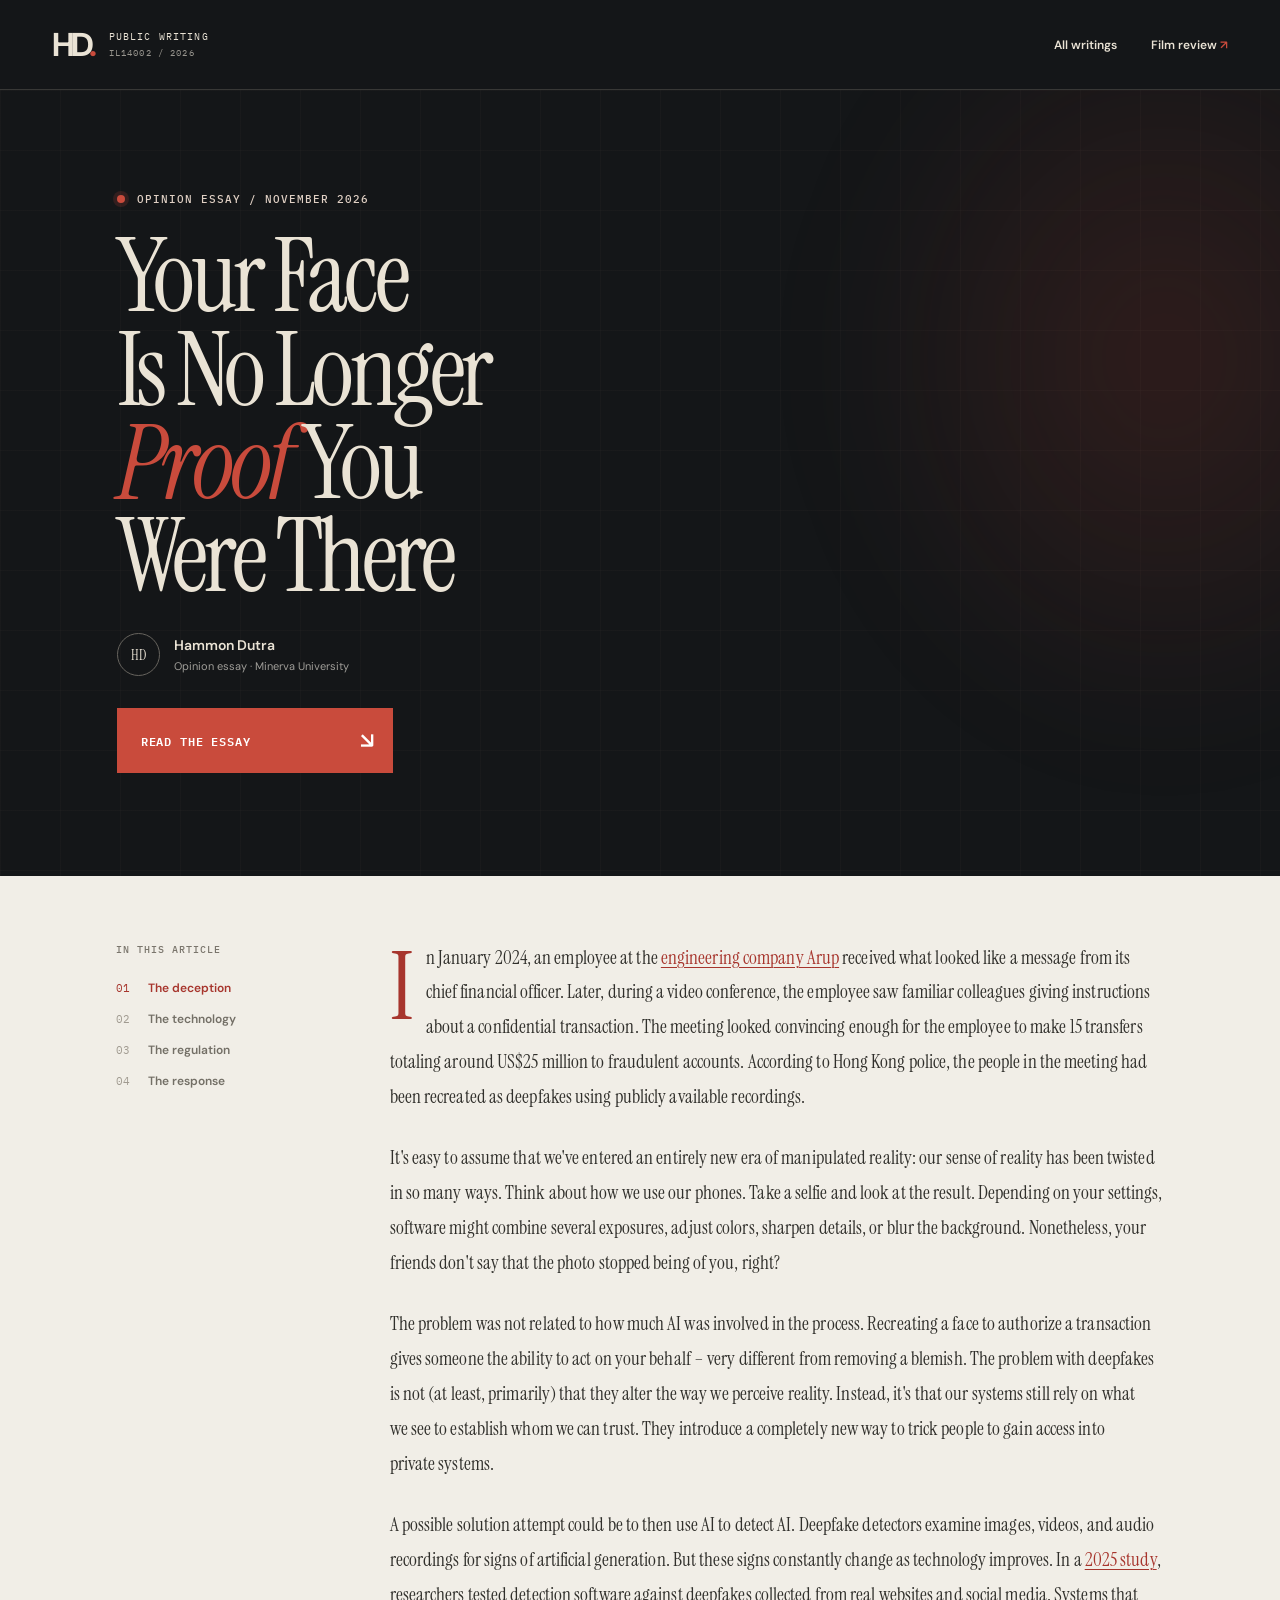
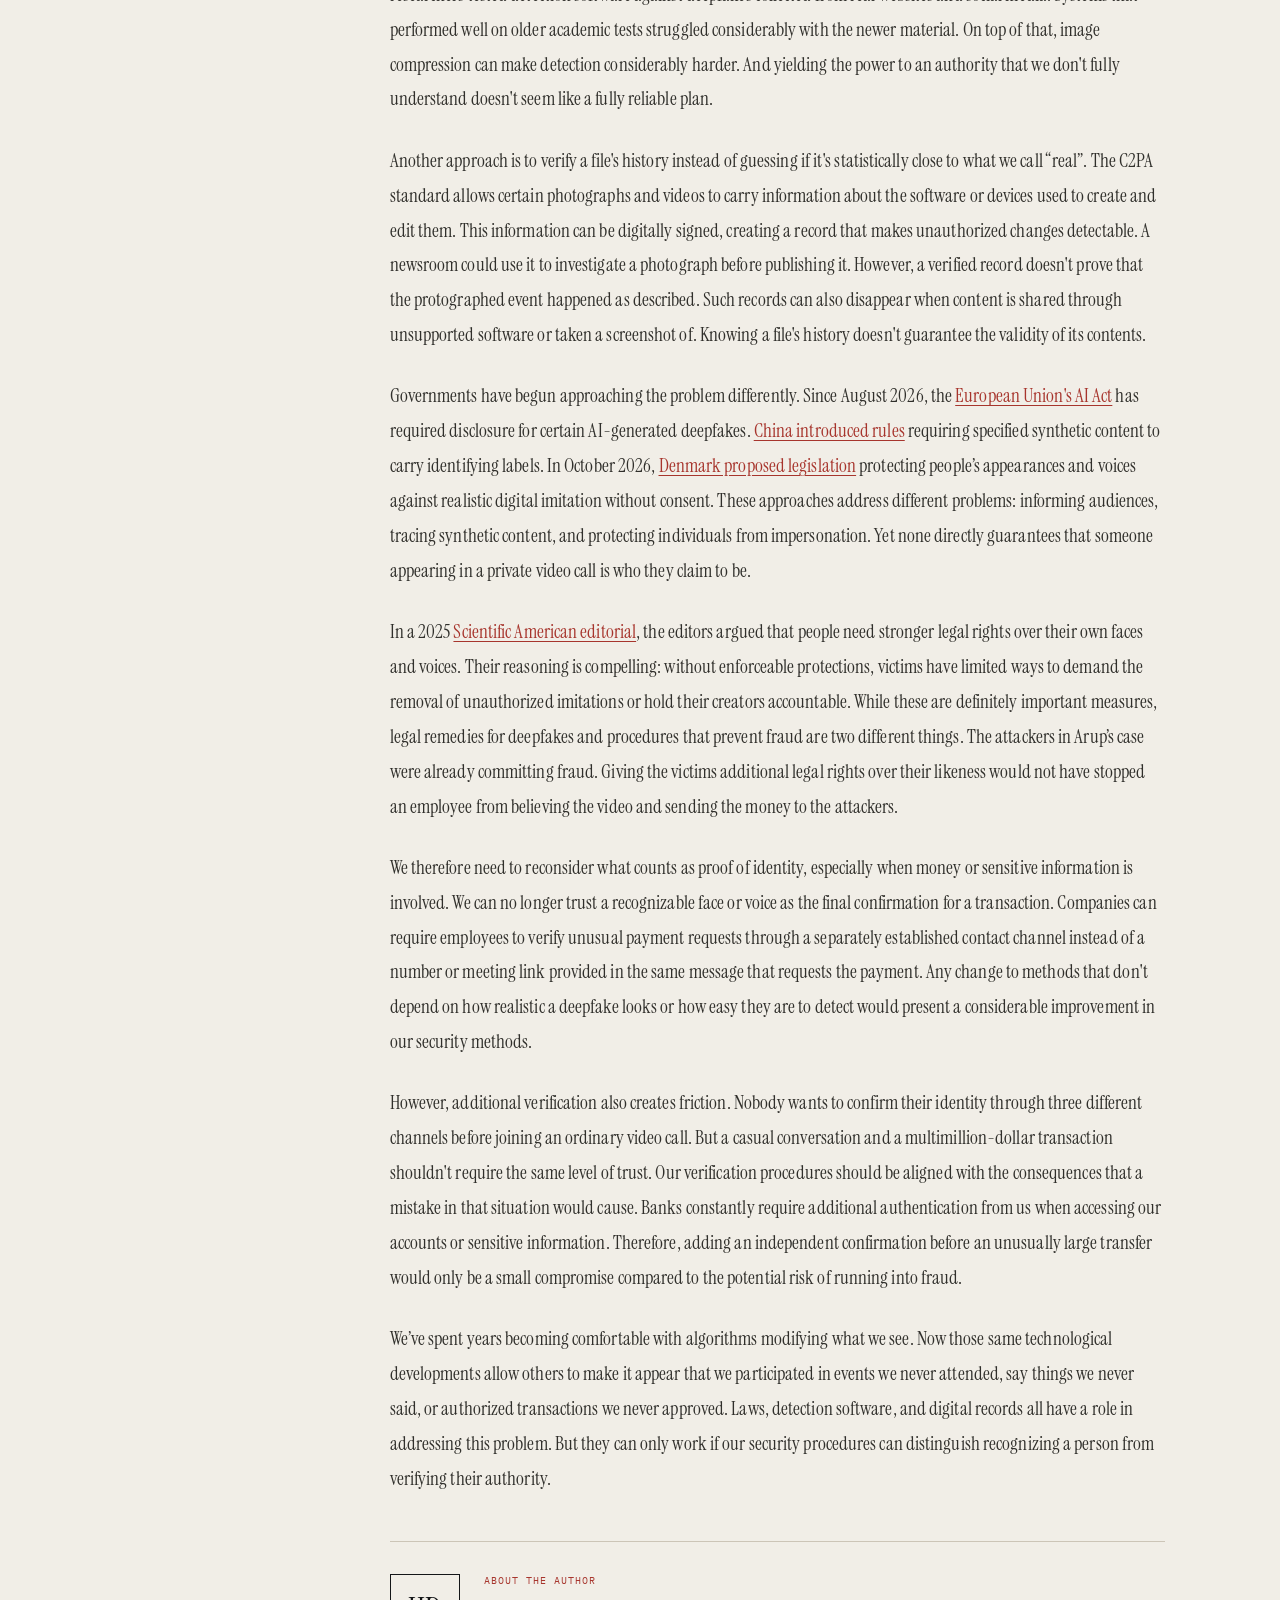
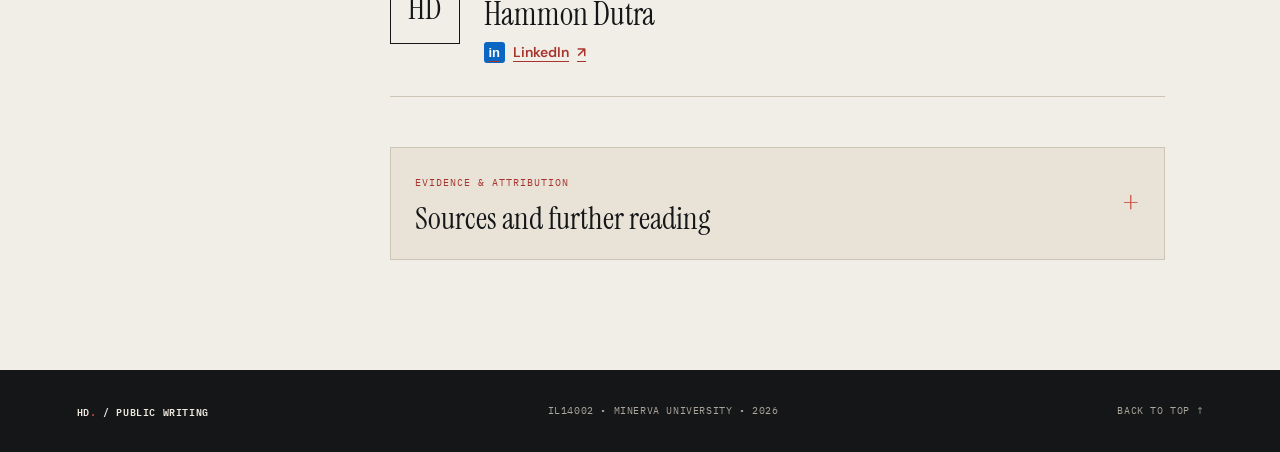
<file: writings/op-ed/index.html>
<!doctype html>
<html lang="en">
<head>
  <meta charset="utf-8">
  <meta name="viewport" content="width=device-width, initial-scale=1">
  <meta name="color-scheme" content="light dark">
  <meta name="theme-color" content="#141618">
  <meta name="description" content="An opinion essay on deepfakes and identity verification.">
  <meta property="og:type" content="article">
  <meta property="og:title" content="Your Face Is No Longer Proof You Were There — Hammon Dutra">
  <meta property="og:description" content="An opinion essay on deepfakes and identity verification.">
  <title>Your Face Is No Longer Proof You Were There — Hammon Dutra</title>
  <link rel="preconnect" href="https://fonts.googleapis.com">
  <link rel="preconnect" href="https://fonts.gstatic.com" crossorigin>
  <link href="https://fonts.googleapis.com/css2?family=DM+Sans:wght@400;500;600;700&family=IBM+Plex+Mono:wght@400;500;600&family=Instrument+Serif:ital@0;1&display=swap" rel="stylesheet">
  <link rel="stylesheet" href="styles.css?v=20261124-sidebar-links">
  <script defer src="script.js?v=20261124-sidebar-links"></script>
</head>
<body>
  <a class="skip-link" href="#essay">Skip to article</a>
  <div class="scroll-progress" aria-hidden="true"><span id="scroll-progress-fill"></span></div>
  <header class="topbar">
    <a class="brand" href="../../" aria-label="Hammon Dutra, public writing portfolio"><span class="brand-mark">HD<span class="brand-dot">.</span></span><span class="brand-label">PUBLIC WRITING<br><small>IL14002 / 2026</small></span></a>
    <nav aria-label="Site navigation" class="topbar-nav">
      <a href="../../">All writings</a>
      <a href="../film-review/">Film review <span aria-hidden="true">↗</span></a>
      
    </nav>
  </header>

  <main>
    <section class="hero" aria-labelledby="page-title">
      <div class="hero-glow" aria-hidden="true"></div>
      <div class="hero-inner">
        <div class="hero-copy">
          <div class="eyebrow"><span class="eyebrow-beacon" aria-hidden="true"></span> OPINION ESSAY / NOVEMBER 2026</div>
          
          <h1 id="page-title">Your Face<br>Is No Longer<br><em>Proof</em>&nbsp;You<br>Were There</h1>
          
          <div class="hero-byline"><span class="byline-avatar" aria-hidden="true">HD</span><span><strong>Hammon Dutra</strong><br><small>Opinion essay · Minerva University</small></span></div>
          <a class="read-cta" href="#essay"><span>READ THE ESSAY</span><span class="read-arrow" aria-hidden="true">↘</span></a>
        </div></div>
        
    </section>

    

    <div class="paper-zone" id="essay">
      <div class="reading-layout">
        <aside class="chapter-sidebar" aria-label="Article sections">
          <p class="sidebar-head">IN THIS ARTICLE</p>
          <nav class="chapter-links" aria-label="Jump to section">
            <a href="#the-case" data-chapter="the-case"><span>01</span> The deception</a>
            <a href="#the-detectors" data-chapter="the-detectors"><span>02</span> The technology</a>
            <a href="#the-law" data-chapter="the-law"><span>03</span> The regulation</a>
            <a href="#the-response" data-chapter="the-response"><span>04</span> The response</a>
          </nav>
          
        </aside>
        <article class="article-body" aria-labelledby="page-title">
          
          <section class="chapter" id="the-case" aria-label="The deception">
            <div class="article-prose first-chapter">
<p>In January 2024, an employee at the <a href="https://www.theguardian.com/technology/article/2024/may/17/uk-engineering-arup-deepfake-scam-hong-kong-ai-video" target="_blank" rel="noopener noreferrer">engineering company Arup</a> received what looked like a message from its chief financial officer. Later, during a video conference, the employee saw familiar colleagues giving instructions about a confidential transaction. The meeting looked convincing enough for the employee to make 15 transfers totaling around US$25 million to fraudulent accounts. According to Hong Kong police, the people in the meeting had been recreated as deepfakes using publicly available recordings.</p>
<p>It&#x27;s easy to assume that we&#x27;ve entered an entirely new era of manipulated reality: our sense of reality has been twisted in so many ways. Think about how we use our phones. Take a selfie and look at the result. Depending on your settings, software might combine several exposures, adjust colors, sharpen details, or blur the background. Nonetheless, your friends don&#x27;t say that the photo stopped being of you, right?</p>
<p>The problem was not related to how much AI was involved in the process. Recreating a face to authorize a transaction gives someone the ability to act on your behalf – very different from removing a blemish. The problem with deepfakes is not (at least, primarily) that they alter the way we perceive reality. Instead, it&#x27;s that our systems still rely on what we see to establish whom we can trust. They introduce a completely new way to trick people to gain access into private systems.</p>
</div>
          </section>
          
          <section class="chapter" id="the-detectors" aria-label="The technology">
            <div class="article-prose">
<p>A possible solution attempt could be to then use AI to detect AI. Deepfake detectors examine images, videos, and audio recordings for signs of artificial generation. But these signs constantly change as technology improves. In a <a href="https://arxiv.org/abs/2503.02857" target="_blank" rel="noopener noreferrer">2025 study</a>, researchers tested detection software against deepfakes collected from real websites and social media. Systems that performed well on older academic tests struggled considerably with the newer material. On top of that, image compression can make detection considerably harder. And yielding the power to an authority that we don&#x27;t fully understand doesn&#x27;t seem like a fully reliable plan.</p>
<p>Another approach is to verify a file&#x27;s history instead of guessing if it&#x27;s statistically close to what we call “real”. The C2PA standard allows certain photographs and videos to carry information about the software or devices used to create and edit them. This information can be digitally signed, creating a record that makes unauthorized changes detectable. A newsroom could use it to investigate a photograph before publishing it. However, a verified record doesn&#x27;t prove that the protographed event happened as described. Such records can also disappear when content is shared through unsupported software or taken a screenshot of. Knowing a file&#x27;s history doesn&#x27;t guarantee the validity of its contents.</p>
</div>
            
          </section>
          <section class="chapter" id="the-law" aria-label="The regulation">
            <div class="article-prose">
<p>Governments have begun approaching the problem differently. Since August 2026, the <a href="https://digital-strategy.ec.europa.eu/en/faqs/transparency-obligations-under-article-50-ai-act" target="_blank" rel="noopener noreferrer">European Union&#x27;s AI Act</a> has required disclosure for certain AI-generated deepfakes. <a href="https://www.dlapiper.com/en/insights/publications/2026/07/deepfakes-and-the-law-perspectives-from-the-eu-and-china" target="_blank" rel="noopener noreferrer">China introduced rules</a> requiring specified synthetic content to carry identifying labels. In October 2026, <a href="https://www.reuters.com/world/denmark-plans-ban-sharing-ai-deepfakes-without-consent-2026-10-08/" target="_blank" rel="noopener noreferrer">Denmark proposed legislation</a> protecting people’s appearances and voices against realistic digital imitation without consent. These approaches address different problems: informing audiences, tracing synthetic content, and protecting individuals from impersonation. Yet none directly guarantees that someone appearing in a private video call is who they claim to be.</p>
<p>In a 2025 <a href="https://www.scientificamerican.com/article/we-need-laws-to-stop-ai-generated-deepfakes/" target="_blank" rel="noopener noreferrer">Scientific American editorial</a>, the editors argued that people need stronger legal rights over their own faces and voices. Their reasoning is compelling: without enforceable protections, victims have limited ways to demand the removal of unauthorized imitations or hold their creators accountable. While these are definitely important measures, legal remedies for deepfakes and procedures that prevent fraud are two different things. The attackers in Arup’s case were already committing fraud. Giving the victims additional legal rights over their likeness would not have stopped an employee from believing the video and sending the money to the attackers.</p>
</div>
          </section>
          
          <section class="chapter" id="the-response" aria-label="The response">
            <div class="article-prose">
<p>We therefore need to reconsider what counts as proof of identity, especially when money or sensitive information is involved. We can no longer trust a recognizable face or voice as the final confirmation for a transaction. Companies can require employees to verify unusual payment requests through a separately established contact channel instead of a number or meeting link provided in the same message that requests the payment. Any change to methods that don&#x27;t depend on how realistic a deepfake looks or how easy they are to detect would present a considerable improvement in our security methods.</p>
<p>However, additional verification also creates friction. Nobody wants to confirm their identity through three different channels before joining an ordinary video call. But a casual conversation and a multimillion-dollar transaction shouldn&#x27;t require the same level of trust. Our verification procedures should be aligned with the consequences that a mistake in that situation would cause. Banks constantly require additional authentication from us when accessing our accounts or sensitive information. Therefore, adding an independent confirmation before an unusually large transfer would only be a small compromise compared to the potential risk of running into fraud.</p>
<p>We’ve spent years becoming comfortable with algorithms modifying what we see. Now those same technological developments allow others to make it appear that we participated in events we never attended, say things we never said, or authorized transactions we never approved. Laws, detection software, and digital records all have a role in addressing this problem. But they can only work if our security procedures can distinguish recognizing a person from verifying their authority.</p>
</div>
          </section>
          
          <div class="author-note"><div class="author-monogram">HD</div><div><p class="small-eyebrow">ABOUT THE AUTHOR</p><h3>Hammon Dutra</h3><p><a class="author-link" href="https://www.linkedin.com/in/hammon-dutra/" target="_blank" rel="noopener noreferrer" aria-label="Hammon Dutra on LinkedIn"><span class="linkedin-mark" aria-hidden="true">in</span> LinkedIn <span aria-hidden="true">↗</span></a></p></div></div>
          <section class="sources-section" id="sources"><details><summary><span><span class="small-eyebrow">EVIDENCE & ATTRIBUTION</span><strong>Sources and further reading</strong></span><span class="sources-toggle" aria-hidden="true">+</span></summary><ol>
<li><span class="source-org">The Guardian</span>. (17 May 2024). <a href="https://www.theguardian.com/technology/article/2024/may/17/uk-engineering-arup-deepfake-scam-hong-kong-ai-video" target="_blank" rel="noopener noreferrer">UK engineering firm Arup falls victim to £20m deepfake scam <span aria-hidden="true">↗</span></a></li><li><span class="source-org">Chandra et al.</span>. (2025, revised 2026). <a href="https://arxiv.org/abs/2503.02857" target="_blank" rel="noopener noreferrer">Deepfake-Eval-2024: A Multi-Modal In-the-Wild Benchmark of Deepfakes Circulated in 2024 <span aria-hidden="true">↗</span></a></li><li><span class="source-org">C2PA</span>. (n.d.). <a href="https://spec.c2pa.org/specifications/specifications/2.4/explainer/Explainer.html" target="_blank" rel="noopener noreferrer">C2PA and Content Credentials Explainer <span aria-hidden="true">↗</span></a></li><li><span class="source-org">European Commission</span>. (2026). <a href="https://digital-strategy.ec.europa.eu/en/faqs/transparency-obligations-under-article-50-ai-act" target="_blank" rel="noopener noreferrer">Transparency obligations under Article 50 of the AI Act <span aria-hidden="true">↗</span></a></li><li><span class="source-org">DLA Piper</span>. (July 2026). <a href="https://www.dlapiper.com/en/insights/publications/2026/07/deepfakes-and-the-law-perspectives-from-the-eu-and-china" target="_blank" rel="noopener noreferrer">Deepfakes and the law: perspectives from the EU and China <span aria-hidden="true">↗</span></a></li><li><span class="source-org">Reuters</span>. (8 October 2026). <a href="https://www.reuters.com/world/denmark-plans-ban-sharing-ai-deepfakes-without-consent-2026-10-08/" target="_blank" rel="noopener noreferrer">Denmark plans ban on sharing AI deepfakes without consent <span aria-hidden="true">↗</span></a></li><li><span class="source-org">Scientific American editors</span>. (2025). <a href="https://www.scientificamerican.com/article/we-need-laws-to-stop-ai-generated-deepfakes/" target="_blank" rel="noopener noreferrer">We Need Laws to Stop AI-Generated Deepfakes <span aria-hidden="true">↗</span></a></li>
</ol></details></section>
        </article>
      </div>
    </div>
    <section class="related" aria-labelledby="related-title"><div class="related-top"><span>FROM THE PUBLIC WRITING PORTFOLIO</span><span>READ NEXT ↗</span></div><div class="related-inner"><div><p class="related-index">02 / FILM REVIEW</p><h2 id="related-title">Vulnerability<br><em>as a Transaction</em></h2><p>A reading of <cite>Black Mirror: White Christmas</cite>, on technology, connection, and emotional vulnerability.</p><a class="related-link" href="../film-review/">EXPLORE THE FILM REVIEW <span aria-hidden="true">↗</span></a></div><div class="related-art" aria-hidden="true"><span>BLACK<br>MIRROR</span><div class="related-circle"></div><span class="related-art-bottom">WHITE CHRISTMAS / FILM REVIEW</span></div></div></section>
  </main>
  <footer class="page-footer"><a href="../../">HD<span class="brand-dot">.</span> / PUBLIC WRITING</a><span>IL14002 • MINERVA UNIVERSITY • 2026</span><a href="#page-title">BACK TO TOP ↑</a></footer>
</body>
</html>
</file>
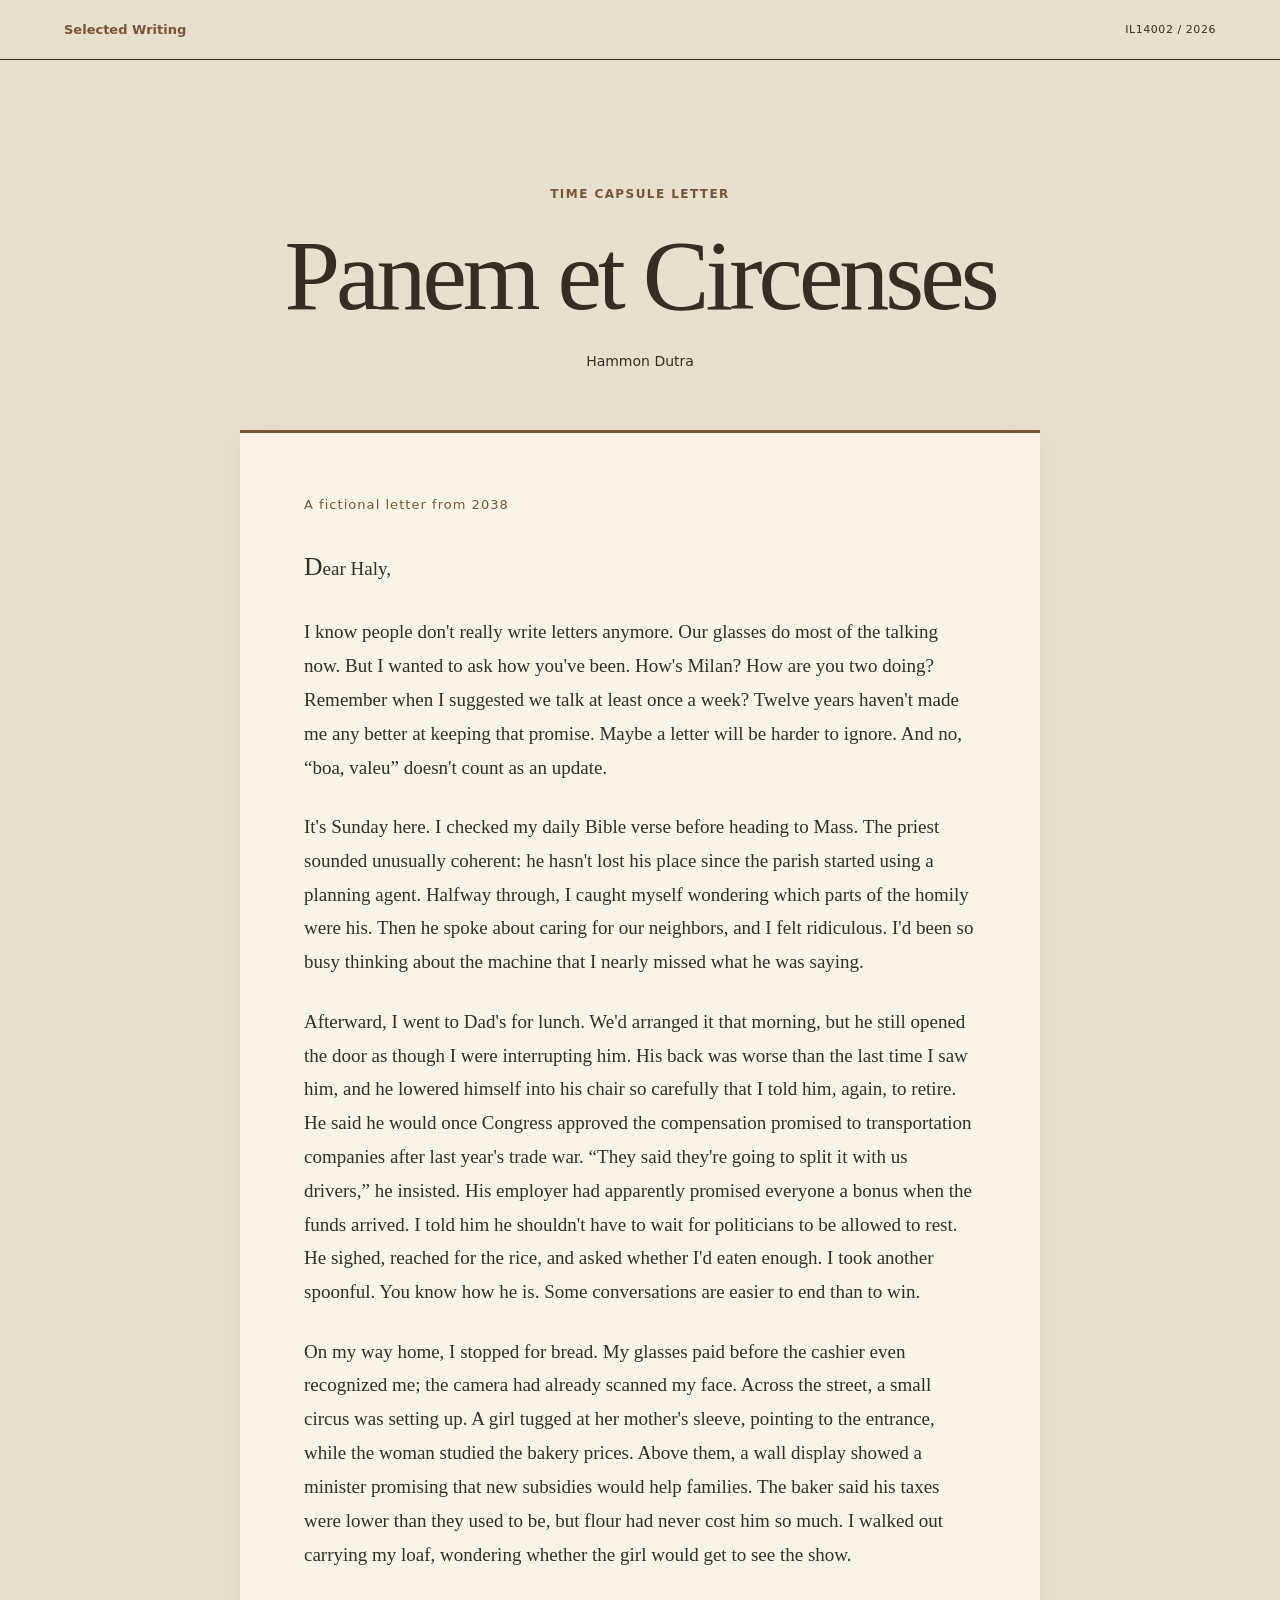
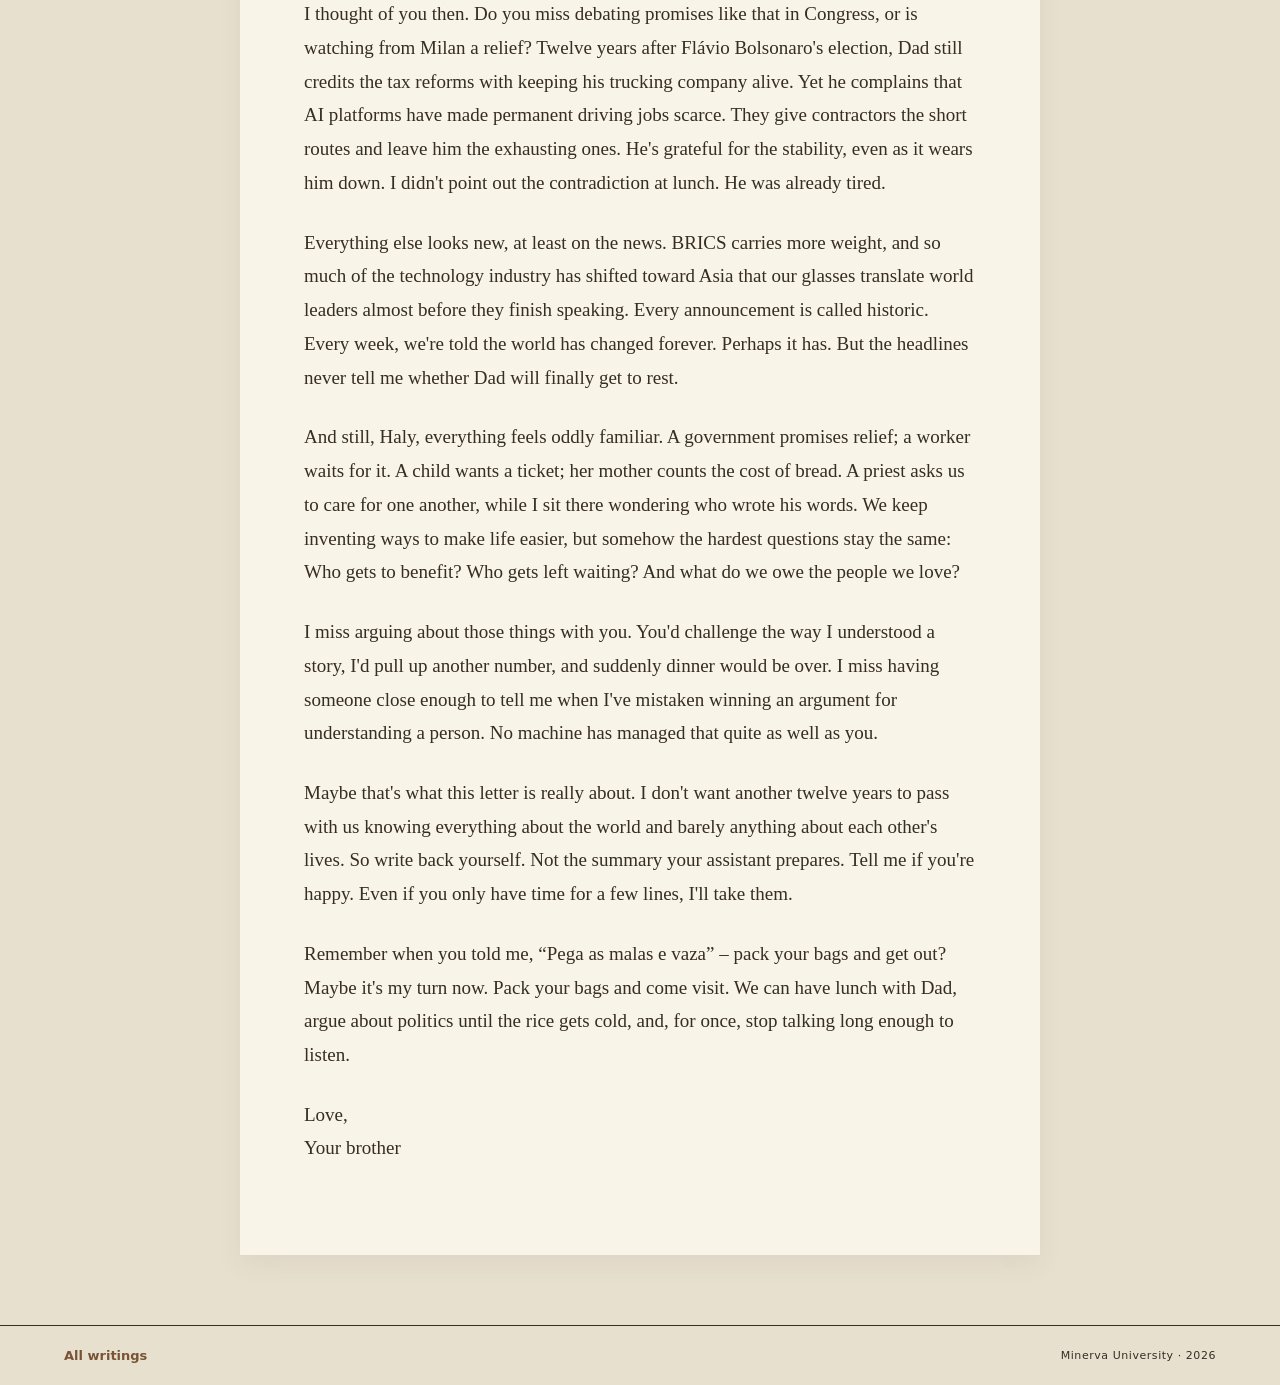
<file: writings/time-capsule/index.html>
<!doctype html>
<html lang="en"><head><meta charset="utf-8"><meta name="viewport" content="width=device-width,initial-scale=1"><title>Panem et Circenses — Hammon Dutra</title><meta name="description" content="Time Capsule Letter for IL14002, Minerva University."><link rel="stylesheet" href="../publication.css"><style>:root{--background:#e8e0cf;--ink:#362d23;--accent:#795335;--panel:#f9f4e8;--reading:Georgia,serif}</style></head>
<body class="time-capsule"><header class="site-header"><a href="../../">Selected Writing</a><span>IL14002 / 2026</span></header><main><header class="masthead"><p class="category">Time Capsule Letter</p><h1>Panem et Circenses</h1><p class="byline">Hammon Dutra</p></header><article id="essay"><p class="letter-date">A fictional letter from 2038</p><div class="article-prose"><p>Dear Haly,</p>
<p>I know people don&#x27;t really write letters anymore. Our glasses do most of the talking now. But I wanted to ask how you&#x27;ve been. How&#x27;s Milan? How are you two doing? Remember when I suggested we talk at least once a week? Twelve years haven&#x27;t made me any better at keeping that promise. Maybe a letter will be harder to ignore. And no, “boa, valeu” doesn&#x27;t count as an update.</p>
<p>It&#x27;s Sunday here. I checked my daily Bible verse before heading to Mass. The priest sounded unusually coherent: he hasn&#x27;t lost his place since the parish started using a planning agent. Halfway through, I caught myself wondering which parts of the homily were his. Then he spoke about caring for our neighbors, and I felt ridiculous. I&#x27;d been so busy thinking about the machine that I nearly missed what he was saying.</p>
<p>Afterward, I went to Dad&#x27;s for lunch. We&#x27;d arranged it that morning, but he still opened the door as though I were interrupting him. His back was worse than the last time I saw him, and he lowered himself into his chair so carefully that I told him, again, to retire. He said he would once Congress approved the compensation promised to transportation companies after last year&#x27;s trade war. “They said they&#x27;re going to split it with us drivers,” he insisted. His employer had apparently promised everyone a bonus when the funds arrived. I told him he shouldn&#x27;t have to wait for politicians to be allowed to rest. He sighed, reached for the rice, and asked whether I&#x27;d eaten enough. I took another spoonful. You know how he is. Some conversations are easier to end than to win.</p>
<p>On my way home, I stopped for bread. My glasses paid before the cashier even recognized me; the camera had already scanned my face. Across the street, a small circus was setting up. A girl tugged at her mother&#x27;s sleeve, pointing to the entrance, while the woman studied the bakery prices. Above them, a wall display showed a minister promising that new subsidies would help families. The baker said his taxes were lower than they used to be, but flour had never cost him so much. I walked out carrying my loaf, wondering whether the girl would get to see the show.</p>
<p>I thought of you then. Do you miss debating promises like that in Congress, or is watching from Milan a relief? Twelve years after Flávio Bolsonaro&#x27;s election, Dad still credits the tax reforms with keeping his trucking company alive. Yet he complains that AI platforms have made permanent driving jobs scarce. They give contractors the short routes and leave him the exhausting ones. He&#x27;s grateful for the stability, even as it wears him down. I didn&#x27;t point out the contradiction at lunch. He was already tired.</p>
<p>Everything else looks new, at least on the news. BRICS carries more weight, and so much of the technology industry has shifted toward Asia that our glasses translate world leaders almost before they finish speaking. Every announcement is called historic. Every week, we&#x27;re told the world has changed forever. Perhaps it has. But the headlines never tell me whether Dad will finally get to rest.</p>
<p>And still, Haly, everything feels oddly familiar. A government promises relief; a worker waits for it. A child wants a ticket; her mother counts the cost of bread. A priest asks us to care for one another, while I sit there wondering who wrote his words. We keep inventing ways to make life easier, but somehow the hardest questions stay the same: Who gets to benefit? Who gets left waiting? And what do we owe the people we love?</p>
<p>I miss arguing about those things with you. You&#x27;d challenge the way I understood a story, I&#x27;d pull up another number, and suddenly dinner would be over. I miss having someone close enough to tell me when I&#x27;ve mistaken winning an argument for understanding a person. No machine has managed that quite as well as you.</p>
<p>Maybe that&#x27;s what this letter is really about. I don&#x27;t want another twelve years to pass with us knowing everything about the world and barely anything about each other&#x27;s lives. So write back yourself. Not the summary your assistant prepares. Tell me if you&#x27;re happy. Even if you only have time for a few lines, I&#x27;ll take them.</p>
<p>Remember when you told me, “Pega as malas e vaza” – pack your bags and get out? Maybe it&#x27;s my turn now. Pack your bags and come visit. We can have lunch with Dad, argue about politics until the rice gets cold, and, for once, stop talking long enough to listen.</p>
<p>Love,<br>Your brother</p></div></article></main><footer><a href="../../">All writings</a><span>Minerva University · 2026</span></footer></body></html>
</file>
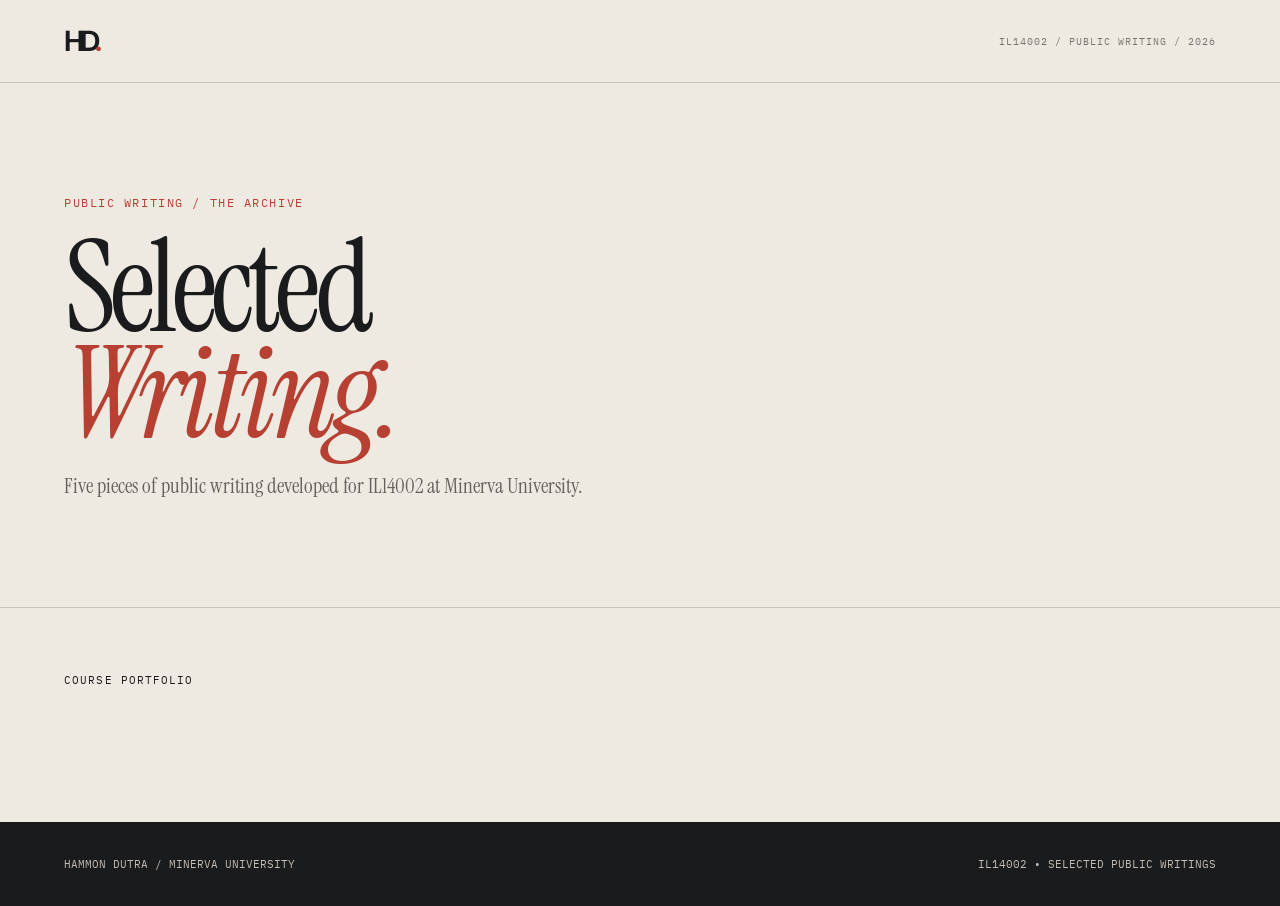
<file: templates/portfolio.html>
<!doctype html>
<html lang="en">
<head>
  <meta charset="utf-8">
  <meta name="viewport" content="width=device-width,initial-scale=1">
  <meta name="color-scheme" content="light">
  <meta name="theme-color" content="#eeeae2">
  <meta name="description" content="Public writing by Hammon Dutra, developed for IL14002 at Minerva University.">
  <title>Selected Writing — Hammon Dutra</title>
  <link rel="preconnect" href="https://fonts.googleapis.com">
  <link rel="preconnect" href="https://fonts.gstatic.com" crossorigin>
  <link href="https://fonts.googleapis.com/css2?family=DM+Sans:wght@400;500;600;700&family=IBM+Plex+Mono:wght@400;500;600&family=Instrument+Serif:ital@0;1&display=swap" rel="stylesheet">
  <style>
    :root{--paper:#eeeae2;--ink:#1a1b1c;--muted:#79766f;--red:#b64032;--line:#c9c3b6;--display:'Instrument Serif',Georgia,serif;--sans:'DM Sans',Arial,sans-serif;--mono:'IBM Plex Mono',Consolas,monospace}
    *{box-sizing:border-box}body{margin:0;background:var(--paper);color:var(--ink);font-family:var(--sans)}a{color:inherit;text-decoration:none}a:focus-visible{outline:3px solid var(--red);outline-offset:4px}.topbar{height:83px;padding:0 max(22px,5vw);display:flex;justify-content:space-between;align-items:center;border-bottom:1px solid var(--line)}.brand{font-size:29px;font-weight:700;letter-spacing:-.13em}.brand span{color:var(--red)}.topbar .caption{font:10px var(--mono);letter-spacing:.1em;color:#79766f}.hero{max-width:1420px;margin:auto;padding:100px max(22px,5vw) 85px;border-bottom:1px solid var(--line)}.eyebrow{font:12px var(--mono);color:var(--red);letter-spacing:.13em}.hero h1{font:normal clamp(76px,10vw,160px)/.83 var(--display);letter-spacing:-.045em;margin:25px 0}.hero h1 em{font-weight:400;color:var(--red)}.hero p:last-child{max-width:590px;font:21px/1.35 var(--display);color:#67615c}.work-grid{max-width:1420px;margin:auto;padding:65px max(22px,5vw) 125px;display:grid;grid-template-columns:1fr 1fr;gap:28px}.section-bar{grid-column:1/-1;display:flex;justify-content:space-between;font:11px var(--mono);letter-spacing:.1em;margin-bottom:10px}.work-card{min-height:575px;display:flex;flex-direction:column;justify-content:space-between;padding:35px;background:#181a1c;color:#ede8dd;position:relative;overflow:hidden;transition:transform .25s,box-shadow .25s}.work-card:hover{transform:translateY(-6px);box-shadow:0 18px 45px #0002}.card-two{background:#963d35}.card-label{font:11px var(--mono);letter-spacing:.1em;position:relative;z-index:2}.work-card h2{font:400 clamp(51px,5.5vw,80px)/.96 var(--display);letter-spacing:-.03em;position:relative;z-index:2;margin:32px 0}.work-card h2 em{color:#e7a399;font-weight:400}.card-one h2 em{color:#cfc7b8}.work-card p{max-width:390px;font:19px/1.35 var(--display);position:relative;z-index:2;color:#dbd3ca}.card-footer{position:relative;z-index:2;border-top:1px solid #ffffff63;padding-top:20px;display:flex;justify-content:space-between;font:11px var(--mono)}.circle-art{position:absolute;right:-95px;bottom:75px;width:380px;height:380px;border:2px solid #ede4d138;border-radius:50%;box-shadow:0 0 0 35px #ede4d110,0 0 0 70px #ede4d106}.card-two .circle-art{right:-60px;bottom:80px;width:280px;height:280px;border:16px solid #d28a7b35;box-shadow:0 0 0 39px #e0af9b11}.footer{background:var(--ink);color:#c3beb4;padding:35px max(22px,5vw);display:flex;justify-content:space-between;gap:15px;font:11px var(--mono)}@media(max-width:800px){.hero{padding-top:75px;padding-bottom:65px}.work-grid{grid-template-columns:1fr;padding-top:40px}.work-card{min-height:490px}.footer{flex-direction:column}.hero h1{font-size:clamp(78px,15vw,128px)}}
  .card-three{background:#284b42}.card-four{background:#69503a}.card-five{background:#41436b}.work-card{min-height:450px}.work-card h2{font-size:clamp(40px,5vw,68px);overflow-wrap:break-word}.card-three .circle-art,.card-four .circle-art,.card-five .circle-art{display:none}@media(max-width:480px){.work-card{min-height:360px;padding:25px}.hero h1{font-size:clamp(60px,15vw,100px)}}@media(prefers-reduced-motion:reduce){.work-card{transition:none}}</style>
</head>
<body>
  <header class="topbar"><a class="brand" href="./" aria-label="Hammon Dutra selected writing">HD<span>.</span></a><span class="caption">IL14002 / PUBLIC WRITING / 2026</span></header>
  <main>
    <section class="hero"><p class="eyebrow">PUBLIC WRITING / THE ARCHIVE</p><h1>Selected<br><em>Writing.</em></h1><p>Five pieces of public writing developed for IL14002 at Minerva University.</p></section>
    <section class="work-grid" aria-label="Published writing"><div class="section-bar"><span>COURSE PORTFOLIO</span><span><!-- ARTICLE_COUNT --></span></div>
      <!-- WRITING_CARDS -->
    </section>
  </main>
  <footer class="footer"><span>HAMMON DUTRA / MINERVA UNIVERSITY</span><span>IL14002 • SELECTED PUBLIC WRITINGS</span></footer>
</body>
</html>
</file>
<file: writings/publication.css>
*{box-sizing:border-box}html{scroll-behavior:smooth}body{margin:0;background:var(--background);color:var(--ink);font-family:system-ui,sans-serif}a{color:var(--accent);text-underline-offset:4px}a:focus-visible{outline:2px solid var(--accent);outline-offset:5px}.site-header,footer{display:flex;justify-content:space-between;align-items:center;gap:16px;padding:22px clamp(18px,5vw,70px);border-bottom:1px solid currentColor;font-size:13px}.site-header a,footer a{font-weight:650;text-decoration:none}.site-header span,footer span{font-size:11px;letter-spacing:.05em}.masthead{max-width:1100px;margin:auto;padding:clamp(45px,9vw,115px) clamp(22px,7vw,100px) 44px}.category{font-size:12px;text-transform:uppercase;letter-spacing:.12em;color:var(--accent);font-weight:650}.masthead h1{font:400 clamp(48px,8.4vw,100px)/1.02 var(--reading);letter-spacing:-.04em;margin:24px 0;overflow-wrap:break-word}.byline{font-size:14px;line-height:1.5}article{max-width:760px;margin:0 auto;padding:20px 24px 88px}.article-prose{font:400 clamp(18px,2.2vw,21px)/1.78 var(--reading)}.article-prose p{margin:0 0 1.35em}.article-prose p:first-child:first-letter{font-size:1.35em}.audio{background:var(--panel);padding:clamp(14px,3vw,25px);margin-bottom:44px;border-radius:4px}.audio-head{display:flex;justify-content:space-between;gap:14px;font-size:12px;font-weight:600;margin-bottom:17px}.audio iframe{display:block;border:0;width:100%;aspect-ratio:16/9;background:#17211c}.audio p{font-size:14px;margin:16px 0 0}.section-title{font:400 32px var(--reading);margin:0 0 25px}.time-capsule .masthead{text-align:center}.time-capsule article{background:var(--panel);padding:clamp(24px,6vw,64px);margin:0 auto 70px;box-shadow:0 9px 25px #392d2010;max-width:min(800px,calc(100% - 28px));border-top:3px solid var(--accent)}.letter-date{font-size:13px;letter-spacing:.08em;color:var(--accent);margin:0 0 32px}.time-capsule .article-prose{font-size:19px}.author-profile .masthead{border-bottom:1px solid var(--accent);margin-bottom:30px}.author-profile .article-prose p:first-child:first-letter{float:left;font-size:4em;line-height:.8;padding:9px 10px 0 0;color:var(--accent)}footer{border-top:1px solid currentColor;border-bottom:0}@media(max-width:480px){.masthead{padding-top:44px}.masthead h1{font-size:clamp(42px,12vw,60px)}.site-header,footer{font-size:12px}.site-header span,footer span{font-size:10px}article{padding-inline:20px}.audio-head{flex-wrap:wrap}}@media(prefers-reduced-motion:reduce){html{scroll-behavior:auto}}
</file>
<file: writings/op-ed/styles.css>
:root{--ink:#141618;--ink-soft:#252729;--paper:#f1eee7;--paper-2:#e8e2d7;--cream:#eae3d5;--muted:#79776f;--red:#c94b3c;--red-dark:#a7352d;--line:#ccc5b7;--sans:'DM Sans',Arial,sans-serif;--display:'Instrument Serif',Georgia,serif;--mono:'IBM Plex Mono',Consolas,monospace}
*{box-sizing:border-box}html{scroll-behavior:smooth;scroll-padding-top:96px}body{margin:0;background:var(--ink);color:var(--ink);font-family:var(--sans);-webkit-font-smoothing:antialiased}a{color:inherit;text-decoration:none}a:focus-visible,button:focus-visible,summary:focus-visible{outline:3px solid var(--red);outline-offset:5px}button{font:inherit;cursor:pointer}::selection{background:var(--red);color:white}.skip-link{position:fixed;z-index:1000;left:16px;top:-100px;padding:14px 18px;background:var(--paper);color:var(--ink)}.skip-link:focus{top:12px}.scroll-progress{height:3px;position:fixed;inset:0 0 auto;z-index:110;background:transparent}.scroll-progress span{display:block;height:100%;width:0%;background:var(--red);transition:width .08s linear}.topbar{height:90px;position:relative;z-index:25;display:flex;align-items:center;justify-content:space-between;padding:0 clamp(22px,4.1vw,78px);background:#141618;color:var(--cream);border-bottom:1px solid #383836}.brand{display:flex;align-items:center;gap:16px}.brand-mark{font-size:33px;font-weight:700;line-height:1;letter-spacing:-.13em}.brand-dot{color:var(--red)}.brand-label{font-family:var(--mono);font-size:10px;line-height:1.6;letter-spacing:.115em}.brand-label small{color:#98958e;font-size:9px}.topbar-nav{display:flex;align-items:center;gap:34px;font-size:12px;font-weight:600}.topbar-nav a{transition:color .2s}.topbar-nav a:hover{color:#ed7160}.topbar-nav a span{color:var(--red)}
.hero{position:relative;overflow:hidden;color:var(--cream);background:var(--ink);isolation:isolate}.hero::before{content:"";position:absolute;inset:0;background-image:linear-gradient(rgba(230,220,202,.025) 1px,transparent 1px),linear-gradient(90deg,rgba(230,220,202,.022) 1px,transparent 1px);background-size:60px 60px;pointer-events:none;z-index:-1}.hero-glow{position:absolute;pointer-events:none;width:56vw;height:70vw;max-height:850px;right:-19%;top:-20%;border-radius:100%;background:radial-gradient(ellipse,rgba(179,64,50,.18),transparent 65%);filter:blur(55px);z-index:-1}.hero-inner{max-width:1600px;margin:0 auto;padding:90px clamp(22px,6vw,102px) 88px;display:grid;grid-template-columns:minmax(0,1.25fr) minmax(300px,.8fr);column-gap:clamp(50px,8vw,160px);align-items:center;min-height:770px}.hero-copy{position:relative;z-index:2}.eyebrow{font:500 11px var(--mono);letter-spacing:.09em;display:flex;align-items:center;gap:12px;color:#e0d0c4}.eyebrow-beacon{height:8px;width:8px;background:var(--red);border-radius:50%;box-shadow:0 0 0 4px rgba(201,75,60,.17)}.issue-line{margin:35px 0 16px;color:#b0aca5;font:400 11px var(--mono);letter-spacing:.2em}.issue-line span{color:var(--red)}h1{font-weight:400;font-family:var(--display);letter-spacing:-.043em;font-size:clamp(70px,7vw,127px);line-height:.91;margin:0;max-width:960px}h1 em{color:var(--red);font-weight:400}.hero-dek{font-family:var(--display);font-size:clamp(22px,2vw,30px);line-height:1.3;max-width:560px;color:#c4beb1;margin:35px 0 27px}.hero-byline{display:flex;align-items:center;gap:14px;font-size:14px;margin-bottom:43px}.hero-byline strong{font-weight:600}.hero-byline small{display:inline-block;margin-top:5px;color:#9f9d98;font-size:11px}.byline-avatar{border:1px solid #67645e;border-radius:50%;height:43px;width:43px;display:grid;place-items:center;color:var(--cream);font:14px var(--display)}.read-cta{display:inline-flex;align-items:center;justify-content:space-between;gap:70px;background:var(--red);font:600 12px var(--mono);letter-spacing:.07em;padding:18px 18px 18px 24px;min-width:276px;color:white;transition:background .2s,transform .2s}.read-cta:hover{background:var(--red-dark);transform:translateY(-3px)}.read-arrow{font-size:22px;font-family:var(--sans)}.hero-bottom{max-width:1600px;margin:auto;padding:20px clamp(22px,6vw,102px);border-top:1px solid #343638;display:flex;justify-content:space-between;gap:20px;font:10px var(--mono);color:#9c9790;letter-spacing:.12em}.hero-bottom span:first-child{color:#b6aca1}.hero-bottom span:last-child span{color:var(--red)}.signal-band{height:53px;overflow:hidden;background:var(--red);color:#161616}.signal-band>div{white-space:nowrap;display:flex;align-items:center;justify-content:space-evenly;gap:3vw;height:100%;font:600 13px var(--mono);letter-spacing:.13em}.signal-band b{font-size:24px;font-weight:400}
.paper-zone{background:var(--paper);padding:0 clamp(22px,5.5vw,100px)}.reading-layout{max-width:1340px;margin:auto;display:grid;grid-template-columns:230px minmax(0,775px);gap:clamp(50px,6vw,120px);padding:95px 0 110px}.chapter-sidebar{position:relative}.chapter-sidebar>*{position:sticky}.sidebar-head{top:125px;margin:0 0 24px;font:500 10px var(--mono);letter-spacing:.1em;color:#7a756c}.chapter-links{top:155px;display:grid;gap:15px}.chapter-links a{display:flex;align-items:baseline;gap:18px;color:#736f66;font-size:12px;font-weight:600;line-height:1.35;transition:color .2s,transform .2s}.chapter-links a span{font:11px var(--mono);color:#a09a90}.chapter-links a.active,.chapter-links a:hover{color:var(--red-dark);transform:translateX(3px)}.chapter-links a.active span{color:var(--red-dark)}.sidebar-stamp{top:365px;margin-top:78px;border-top:1px solid var(--line);padding-top:21px}.sidebar-stamp span:first-child{font:10px var(--mono);color:var(--red-dark)}.sidebar-stamp p{font:italic 19px/1.32 var(--display);margin:13px 0 22px;color:#716b61}.stamp-rule{display:block;width:38px;border-top:2px solid var(--red)}.article-body{min-width:0}.article-introline{display:flex;align-items:center;justify-content:space-between;gap:20px;padding:0 0 23px;border-bottom:1px solid #b9b2a6;color:#79746e;font:10px var(--mono);letter-spacing:.07em}.chapter{scroll-margin-top:30px}.chapter:not(:first-of-type){padding-top:90px}.chapter-heading{padding:55px 0 31px}.chapter-heading>span{display:block;color:var(--red-dark);font:600 11px var(--mono);letter-spacing:.08em;margin-bottom:20px}.chapter-heading h2{font:400 clamp(50px,5vw,76px)/.98 var(--display);letter-spacing:-.026em;margin:0}.chapter-heading h2 em{font-weight:400;color:#887c6f}.article-prose{font:400 clamp(18px,1.45vw,20px)/1.88 var(--display);color:#302f2b;letter-spacing:.005em}.article-prose p{margin:0 0 1.42em;text-wrap:pretty}.article-prose p:last-child{margin-bottom:0}.first-chapter p:first-child::first-letter{font:95px/.75 var(--display);float:left;padding:10px 12px 0 0;color:var(--red-dark)}.pull-quote{position:relative;border-block:1px solid #c5b9ac;margin:85px 0 0;padding:28px 15px 38px 75px}.pull-quote .quote-mark{position:absolute;top:10px;left:0;font:100px var(--display);color:var(--red)}.pull-quote p{font:italic clamp(29px,3vw,43px)/1.2 var(--display);letter-spacing:-.025em;margin:14px 0 25px}.quote-label{font:10px var(--mono);color:var(--red-dark);letter-spacing:.08em}.margin-evidence{margin:36px 0 0;padding:22px 30px;border-left:3px solid var(--red);background:#e6ded1}.margin-evidence span{font:10px var(--mono);color:var(--red-dark)}.margin-evidence p{font:italic 25px/1.23 var(--display);margin:12px 0 0;max-width:540px}.interlude{background:var(--ink);color:var(--cream);padding:52px clamp(20px,6vw,75px);margin:100px 0 12px;text-align:center;position:relative;overflow:hidden}.interlude::before{content:"";position:absolute;inset:0;background-image:linear-gradient(90deg,rgba(255,255,255,.025) 1px,transparent 1px);background-size:38px 100%;pointer-events:none}.interlude-label,.interlude-sub{font:10px var(--mono);letter-spacing:.16em;color:#a8a198;position:relative}.interlude-lines{display:flex;gap:6px;flex-direction:column;align-items:center;justify-content:center;font:500 clamp(39px,6vw,68px)/1 var(--sans);letter-spacing:-.06em;margin:30px 0}.interlude-lines strong{font:italic 68px/1 var(--display);color:var(--red)}.essay-end{display:flex;align-items:center;gap:16px;margin:90px 0 50px;font:10px var(--mono);letter-spacing:.1em;color:#837e75}.end-symbol{color:var(--red);font-size:28px}.end-rule{height:1px;background:var(--line);flex:1}.author-note{display:flex;gap:24px;border-block:1px solid var(--line);padding:32px 0}.author-monogram{height:70px;width:70px;flex:none;display:grid;place-items:center;border:1px solid var(--ink);font:31px var(--display)}.small-eyebrow{font:10px var(--mono);letter-spacing:.1em;color:var(--red-dark);margin:0}.author-note h3{font:32px/1 var(--display);margin:11px 0}.author-note p:last-child{color:#655f56;font:13px/1.7 var(--sans);max-width:480px;margin:0}.sources-section{margin-top:50px}.sources-section details{border:1px solid var(--line);background:var(--paper-2)}.sources-section summary{display:flex;justify-content:space-between;align-items:center;padding:22px 24px;cursor:pointer;list-style:none}.sources-section summary::-webkit-details-marker{display:none}.sources-section summary strong{display:block;font:31px/1.1 var(--display);margin:11px 0 0}.sources-toggle{font:33px/1 var(--display);color:var(--red)}details[open] .sources-toggle{transform:rotate(45deg)}.sources-section ol{margin:0;padding:0 40px 26px 50px;font:13px/1.6 var(--sans);color:#4d4941}.sources-section li{margin:13px 0;padding-left:3px}.source-org{font-weight:700}.sources-section a{text-decoration:underline;text-decoration-color:#ac978c;text-underline-offset:3px}.sources-section a:hover{color:var(--red-dark)}
.related{background:#a84237;color:var(--cream);padding:32px clamp(22px,6vw,103px) 90px;overflow:hidden}.related-top{max-width:1350px;margin:auto;display:flex;justify-content:space-between;border-bottom:1px solid #e39486;padding-bottom:18px;font:11px var(--mono);letter-spacing:.08em}.related-inner{max-width:1350px;margin:70px auto 0;display:grid;grid-template-columns:1.2fr .8fr;gap:90px;align-items:center}.related-index{font:10px var(--mono);letter-spacing:.12em}.related h2{font:400 clamp(55px,6vw,100px)/.92 var(--display);margin:28px 0 19px}.related h2 em{font-weight:400;color:#efc6b8}.related-inner>div:first-child>p:not(.related-index){max-width:445px;font:21px/1.25 var(--display);color:#f0d2cb}.related-link{display:inline-flex;gap:40px;justify-content:space-between;border-bottom:1px solid #f0d2cb;font:12px var(--mono);letter-spacing:.05em;padding:13px 0;margin-top:20px}.related-link:hover{color:#fff}.related-art{height:390px;position:relative;background:#732a29;overflow:hidden;display:grid;place-items:center;border:1px solid rgba(255,255,255,.25)}.related-art>span:first-child{position:relative;z-index:3;font:700 clamp(50px,5.5vw,80px)/.91 var(--sans);letter-spacing:-.07em;text-align:center;color:#f2ddd0;mix-blend-mode:screen}.related-circle{position:absolute;width:230px;height:230px;border:14px solid #ba6a5e;border-radius:50%;filter:blur(1px);box-shadow:0 0 40px rgba(241,203,197,.13)}.related-art-bottom{position:absolute;bottom:17px;left:18px;font:9px var(--mono);letter-spacing:.1em}.page-footer{background:var(--ink);color:#aba59b;display:flex;justify-content:space-between;align-items:center;gap:18px;padding:32px clamp(22px,6vw,103px);font:10px var(--mono);letter-spacing:.06em}.page-footer a:hover{color:#fff}.page-footer a:first-child{color:#eee9df;font-weight:600}
.reveal-ready .chapter-heading,.reveal-ready .margin-evidence,.reveal-ready .pull-quote{opacity:0;transform:translateY(20px);transition:opacity .65s ease,transform .65s ease}.reveal-ready .is-visible{opacity:1;transform:none}
@media(max-width:1100px){.hero-inner{grid-template-columns:minmax(0,1.1fr) minmax(290px,.8fr);gap:40px;padding-top:75px;min-height:670px}h1{font-size:clamp(63px,7vw,94px)}.reading-layout{grid-template-columns:185px minmax(0,1fr);gap:40px}.related-inner{gap:40px}}
@media(max-width:780px){.topbar{height:72px;padding:0 22px}.brand-label{display:none}.topbar-nav{gap:16px;font-size:11px}.topbar-nav a:nth-child(2){display:none}.hero-inner{display:block;min-height:auto;padding:56px 25px 60px}.hero-copy{max-width:650px}.issue-line{margin-top:24px}h1{font-size:clamp(64px,11vw,100px)}.hero-dek{max-width:650px;margin:28px 0}.hero-byline{margin-bottom:30px}.hero-bottom{padding:18px 25px;font-size:9px}.hero-bottom span:first-child{display:none}.signal-band>div{min-width:700px;gap:25px}.paper-zone{padding-inline:25px}.reading-layout{display:block;padding-top:60px;padding-bottom:75px}.chapter-sidebar{display:none}.chapter-heading{padding-top:44px}.chapter:not(:first-of-type){padding-top:68px}.pull-quote{margin-top:65px}.interlude{margin:80px 0 0}.related{padding:25px 25px 75px}.related-inner{grid-template-columns:1fr;margin-top:43px}.related-art{max-width:470px}.page-footer{padding:27px 25px}.page-footer span{display:none}}
@media(max-width:430px){.hero-inner{padding-inline:18px}h1{font-size:clamp(56px,12.6vw,74px)}.hero-dek{font-size:22px}.hero-bottom{padding-inline:18px}.paper-zone{padding-inline:20px}.article-introline{font-size:8px;gap:9px}.article-introline span:last-child{max-width:42%;text-align:right}.chapter-heading h2{font-size:52px}.article-prose{font-size:19px;line-height:1.75}.pull-quote{padding-left:45px}.pull-quote .quote-mark{font-size:75px}.margin-evidence{padding:22px}.author-note{gap:14px}.author-monogram{height:55px;width:55px}.sources-section ol{padding-left:34px;padding-right:20px}.related h2{font-size:57px}.related-art{height:300px}.page-footer{font-size:9px}}
@media(prefers-reduced-motion:reduce){html{scroll-behavior:auto}*,*::before,*::after{animation-duration:.01ms!important;transition-duration:.01ms!important}.reveal-ready .chapter-heading,.reveal-ready .margin-evidence,.reveal-ready .pull-quote{opacity:1;transform:none}}


/* Updated hero brief card replacing the previous case-file illustration */
.hero-visual{align-self:center;max-width:500px;width:100%;margin:4px auto 0;color:var(--cream);font-family:var(--sans)}
.brief-card{position:relative;background:linear-gradient(180deg,rgba(236,228,214,.065),rgba(236,228,214,.03));border:1px solid rgba(220,211,196,.22);box-shadow:0 28px 70px rgba(0,0,0,.22);padding:26px 26px 24px;border-radius:22px;overflow:hidden}.brief-card::before{content:"";position:absolute;inset:0;background:linear-gradient(135deg,rgba(186,65,52,.14),transparent 32%,transparent 66%,rgba(255,255,255,.03));pointer-events:none}.brief-card::after{content:"";position:absolute;inset:14px;border:1px solid rgba(220,211,196,.08);border-radius:16px;pointer-events:none}.brief-chip-row{position:relative;z-index:1;display:flex;flex-wrap:wrap;gap:10px 12px;align-items:center}.brief-chip{display:inline-flex;align-items:center;gap:8px;padding:8px 12px;border-radius:999px;border:1px solid rgba(208,193,178,.22);background:rgba(255,255,255,.03);color:#e8dfd1;font:600 10px var(--mono);letter-spacing:.1em}.brief-chip::before{content:"";height:7px;width:7px;border-radius:50%;background:var(--red);box-shadow:0 0 0 4px rgba(201,75,60,.12)}.brief-chip-muted{color:#c1bbb0}.brief-chip-muted::before{background:#b2aca2;box-shadow:none}.brief-header,.brief-summary,.brief-points,.brief-metric-row,.brief-note{position:relative;z-index:1}.brief-kicker{margin:22px 0 10px;color:#aa9f93;font:500 10px var(--mono);letter-spacing:.15em;text-transform:uppercase}.brief-header h2{margin:0;font:400 clamp(28px,2.45vw,42px)/1.02 var(--display);letter-spacing:-.03em;max-width:10.5em}.brief-summary{margin:18px 0 0;color:#d0c8bb;font:16px/1.55 var(--sans);max-width:36ch}.brief-points{margin:22px 0 0;padding:18px 0 0;list-style:none;border-top:1px solid rgba(222,213,199,.14);display:grid;gap:14px}.brief-points li{position:relative;padding-left:18px;color:#ece2d3;font:15px/1.5 var(--sans)}.brief-points li::before{content:"✦";position:absolute;left:0;top:0;color:var(--red);font-size:12px}.brief-metric-row{display:grid;grid-template-columns:repeat(3,minmax(0,1fr));gap:10px;margin-top:24px}.brief-metric{padding:16px 14px;border:1px solid rgba(214,204,190,.15);background:rgba(255,255,255,.03);border-radius:16px;min-height:96px;display:flex;flex-direction:column;justify-content:space-between}.brief-metric-value{display:block;color:#fff6eb;font:400 clamp(26px,2.1vw,34px)/1 var(--display)}.brief-metric-label{display:block;margin-top:10px;color:#bdb4a8;font:11px/1.35 var(--mono);letter-spacing:.06em;text-transform:uppercase}.brief-note{margin:18px 0 0;padding-top:16px;border-top:1px solid rgba(222,213,199,.14);color:#f2e4d3;font:italic 18px/1.4 var(--display)}
@media(max-width:780px){.hero-visual{margin:46px 0 0;max-width:none}.brief-card{padding:22px 20px 20px;border-radius:20px}.brief-header h2{font-size:clamp(28px,8vw,40px)}.brief-summary{font-size:15px;max-width:none}.brief-points li{font-size:14px}.brief-metric-row{grid-template-columns:1fr;gap:9px}.brief-metric{min-height:auto;padding:14px 14px 13px}.brief-note{font-size:17px}}
@media(max-width:430px){.brief-card{padding:19px 16px 17px}.brief-chip-row{gap:8px}.brief-chip{padding:7px 10px;font-size:9px}.brief-kicker{margin-top:18px}.brief-header h2{font-size:clamp(26px,8.6vw,34px)}.brief-summary{font-size:14px}.brief-points{gap:12px}.brief-points li{font-size:13px;line-height:1.45}.brief-metric-row{margin-top:18px}.brief-metric-value{font-size:28px}.brief-metric-label{font-size:10px}.brief-note{font-size:16px}}

/* Simplified editorial masthead; the manuscript remains the primary content. */
.hero-inner{display:block;min-height:0;padding-block:clamp(55px,8vw,110px);max-width:1200px}.hero-copy{max-width:950px}.hero-copy h1{margin:24px 0 30px;font-size:clamp(58px,8vw,112px)}.hero-byline{margin-bottom:32px}.chapter-heading h2{font-size:clamp(34px,4vw,48px)}.chapter-heading{padding:25px 0 18px}.chapter:not(:first-of-type){padding-top:44px}.reading-layout{padding-top:65px}.related{display:none}@media(max-width:430px){.hero-copy h1{font-size:clamp(48px,13vw,65px)}.reading-layout{padding-top:42px}}

/* Keep the original sidebar/grid and make section boundaries read like normal paragraphs. */
.chapter:not(:first-of-type){padding-top:0}.chapter+.chapter{margin-top:1.42em;font-size:clamp(18px,1.45vw,20px)}.author-link{display:inline-flex;gap:8px;align-items:center;font-family:var(--sans);font-size:14px;font-weight:600;text-decoration:underline;text-underline-offset:4px;color:var(--red-dark)}.linkedin-mark{background:#0a66c2;color:white;font:700 13px/1 Arial,sans-serif;border-radius:3px;padding:4px 5px}.author-link:hover{text-decoration-thickness:2px}@media(max-width:430px){.chapter+.chapter{font-size:19px}}

/* Final reading layout: one sticky sidebar, independent of the manuscript. */
.reading-layout{display:grid;grid-template-columns:minmax(155px,210px) minmax(0,775px);column-gap:clamp(28px,5vw,84px);align-items:start;justify-content:center;max-width:1150px;margin-inline:auto}
.chapter-sidebar{display:block;grid-column:1;grid-row:1;position:sticky;top:32px;align-self:start;min-width:0;max-height:calc(100vh - 64px);overflow:auto;padding:2px 8px 8px 0}
.chapter-sidebar>*{position:static;top:auto}.sidebar-head{margin:0 0 24px}.chapter-links{display:grid;gap:15px}.chapter-links a{min-width:0;overflow-wrap:anywhere}.chapter-links a.active,.chapter-links a:hover{transform:none}
.article-body{grid-column:2;grid-row:1;min-width:0;width:100%}.chapter{scroll-margin-top:16px}.article-prose a{color:var(--red-dark);text-decoration:underline;text-decoration-thickness:1px;text-underline-offset:3px;overflow-wrap:anywhere}.article-prose a:hover{text-decoration-thickness:2px}.author-note{margin-top:44px}
@media(max-width:780px){.reading-layout{display:block;max-width:775px}.chapter-sidebar{display:none}.article-body{width:100%}}
</file>
